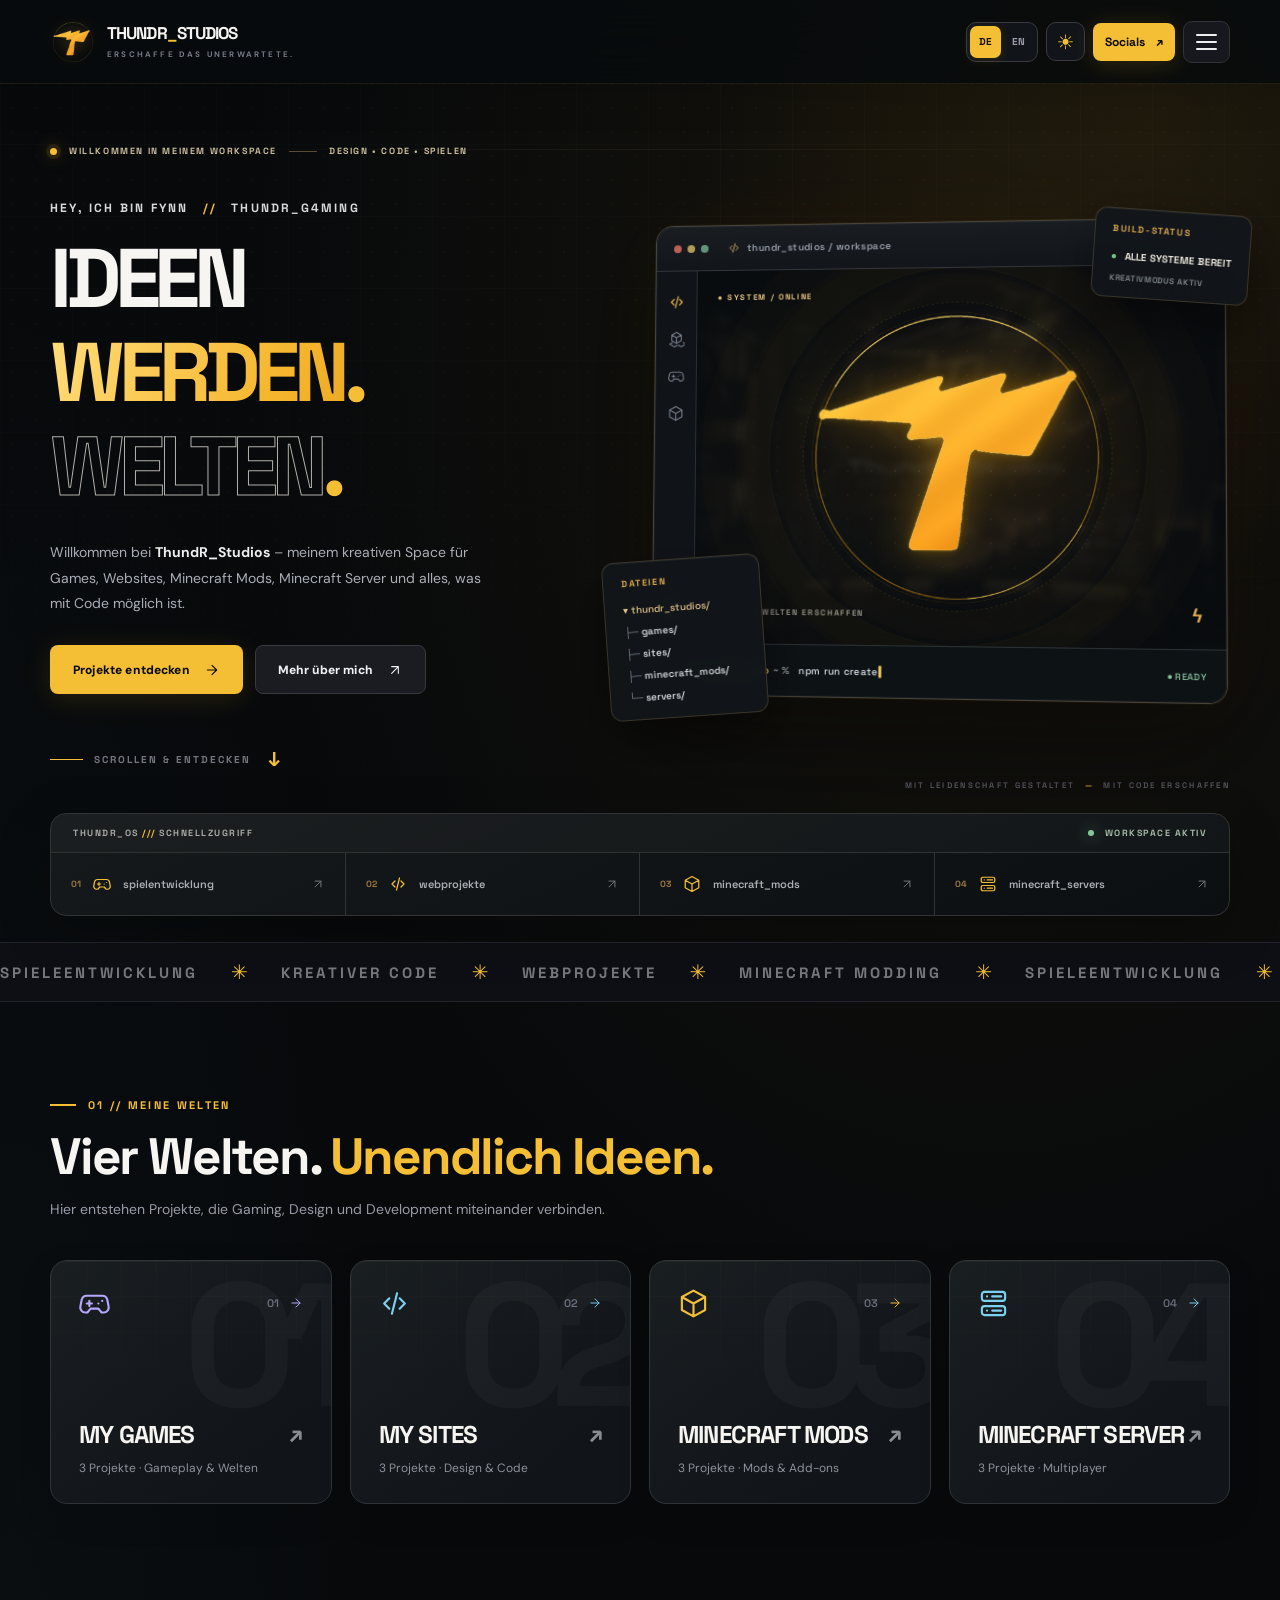
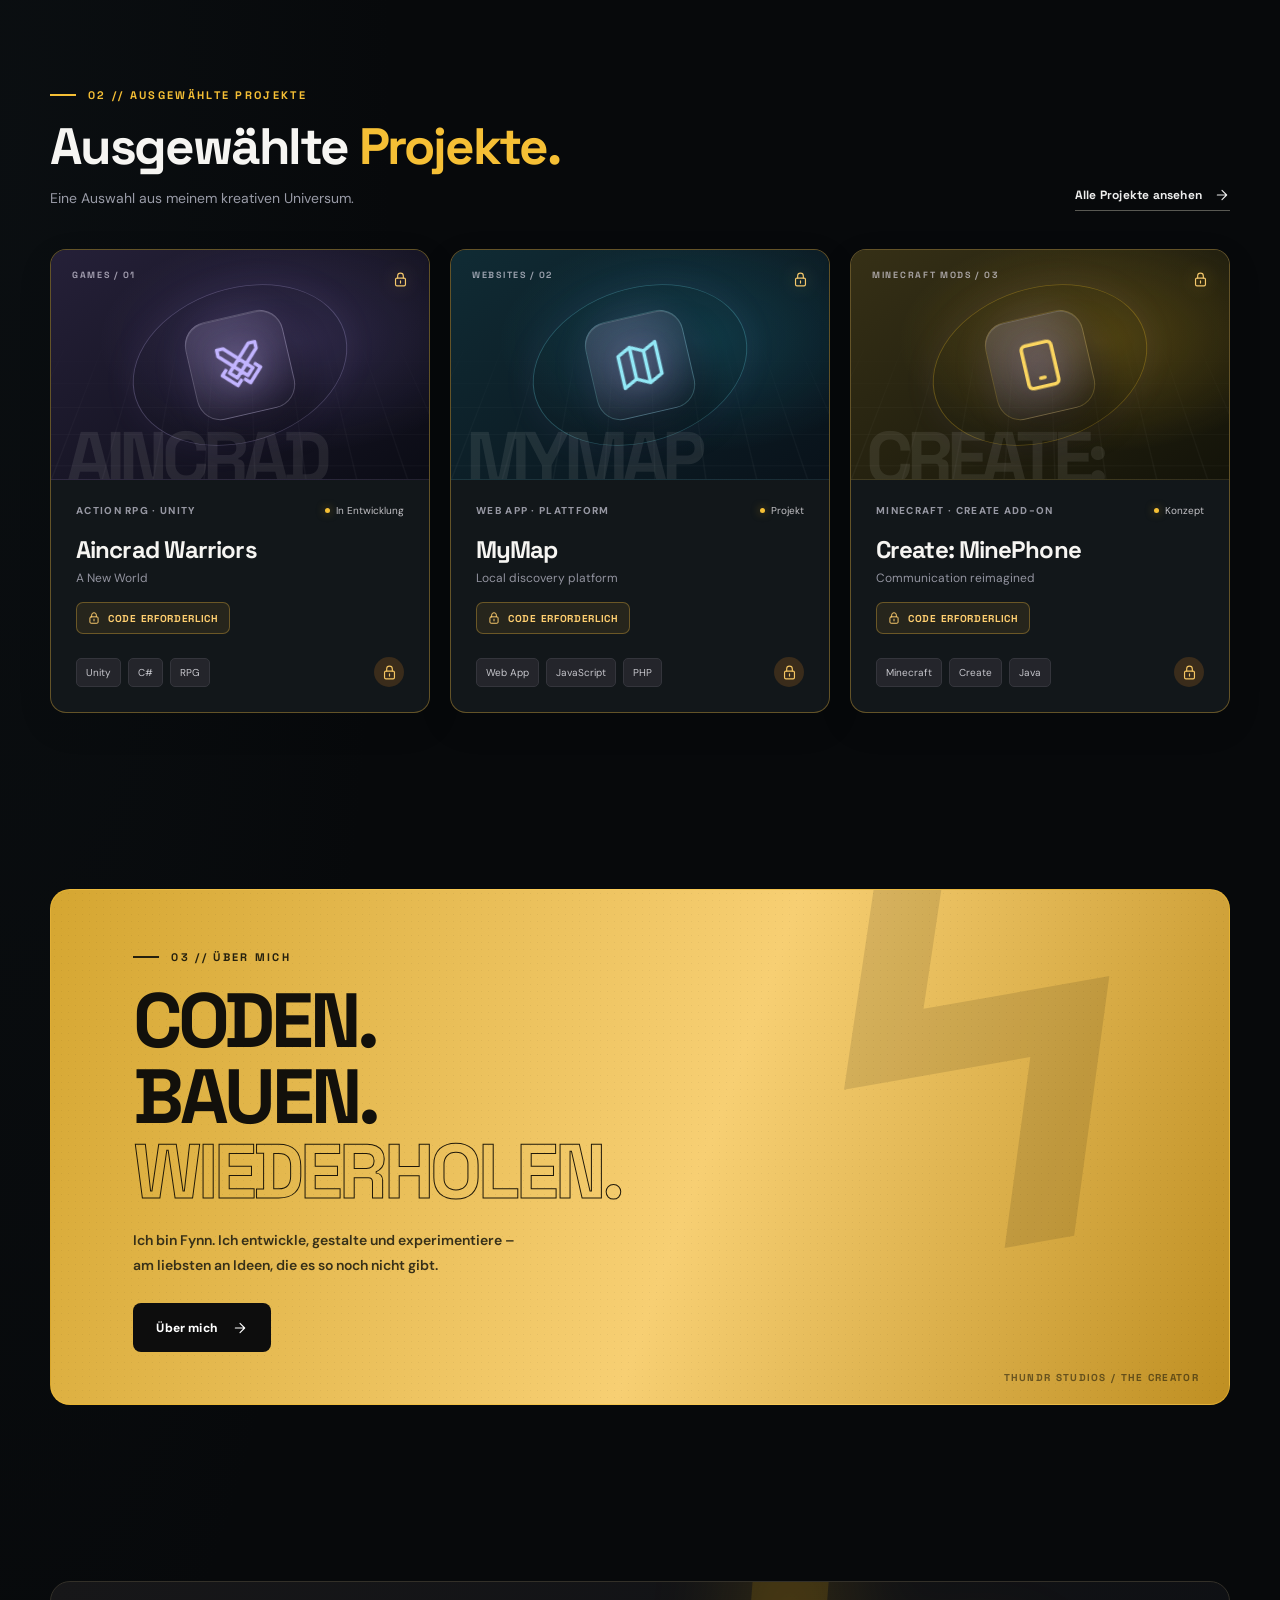
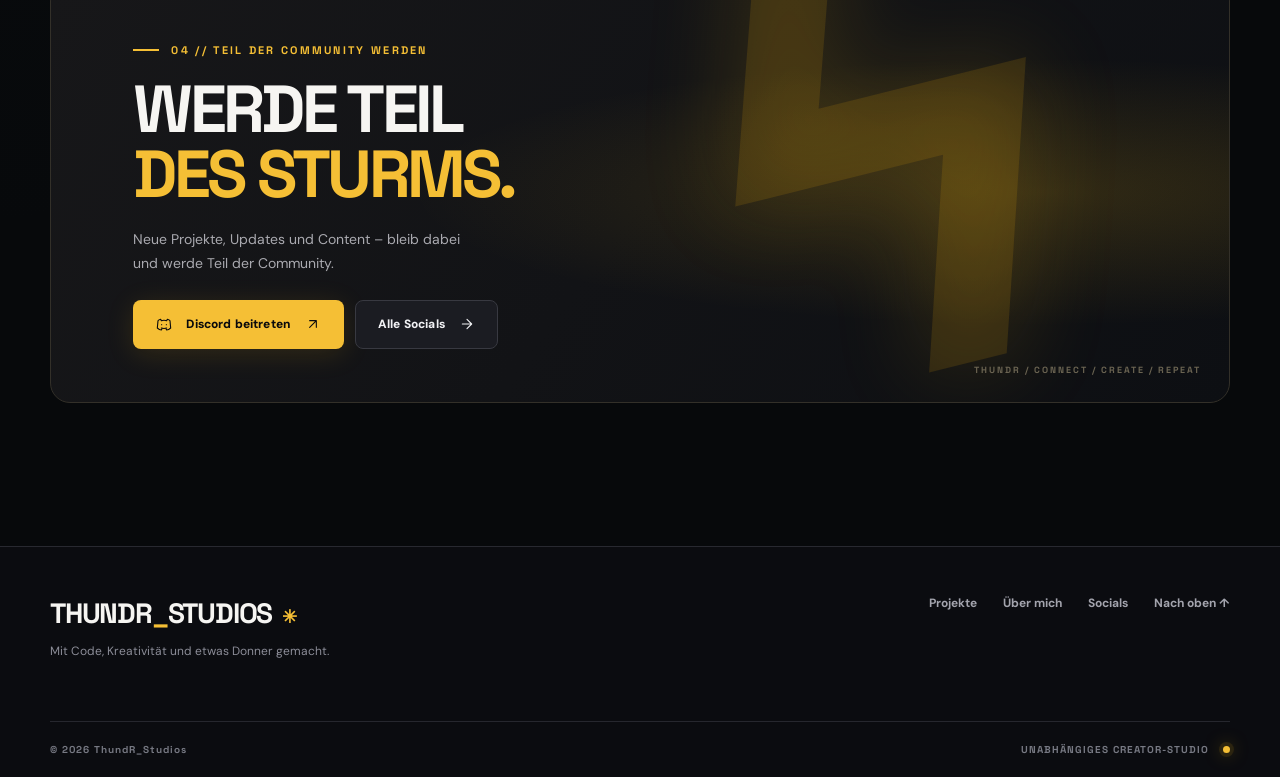
<file: index.html>
<!DOCTYPE html>
<html lang="de" data-theme="dark">
<head>
  <meta charset="UTF-8" />
  <meta name="viewport" content="width=device-width, initial-scale=1.0" />
  <meta name="theme-color" content="#08090d" />
  <meta name="description" content="ThundR_Studios – Games, Websites, Minecraft Mods, Minecraft Server und kreative Projekte von ThundR_G4ming." />
  <meta property="og:title" content="ThundR_Studios — Create Beyond Limits" />
  <meta property="og:description" content="Games. Websites. Mods. Server. Entdecke die Projekte hinter ThundR_Studios." />
  <meta property="og:type" content="website" />
  <meta property="og:image" content="assets/logo.png" />
  <link rel="icon" type="image/png" href="assets/favicon.png" />
  <link rel="preconnect" href="https://fonts.googleapis.com" />
  <link rel="preconnect" href="https://fonts.gstatic.com" crossorigin />
  <link href="https://fonts.googleapis.com/css2?family=DM+Sans:wght@400;500;600;700&family=Space+Grotesk:wght@400;500;600;700&display=swap" rel="stylesheet" />
  <script>try{const mode=localStorage.getItem('thundr-studios-theme-v6');if(mode==='light'||mode==='dark')document.documentElement.dataset.theme=mode}catch(e){}</script>
  <link rel="stylesheet" href="styles.css" />
  <link rel="stylesheet" href="themes.css" />
  <link rel="stylesheet" href="project-pages.css" />
  <script src="data.js" defer></script>
  <script src="i18n.js" defer></script>
  <script src="script.js" defer></script>
  <title>ThundR_Studios — Create Beyond Limits</title>
</head>
<body>
  <a class="skip-link" href="#app">Zum Inhalt springen</a>
  <div class="ambient" aria-hidden="true"><div class="ambient-grid"></div><div class="ambient-glow"></div></div>
  <div class="cursor-glow" aria-hidden="true"></div>

  <header class="site-header" id="site-header">
    <div class="header-inner container">
      <a class="brand" href="#/home" aria-label="ThundR Studios — Startseite">
        <span class="brand-image"><img src="assets/logo.png" alt="" /></span>
        <span class="brand-text">THUNDR<span>_</span>STUDIOS<small>BUILD THE UNEXPECTED.</small></span>
      </a>
      <nav class="desktop-nav" aria-label="Hauptnavigation">
        <a data-route="home" href="#/home">Willkommen</a>
        <a data-route="projects" href="#/projects">Projekte</a>
        <a data-route="games" href="#/games">My Games</a>
        <a data-route="websites" href="#/websites">My Sites</a>
        <a data-route="minecraft-mods" href="#/minecraft-mods">Minecraft Mods</a>
      <a data-route="minecraft-server" href="#/minecraft-server">Minecraft Server</a>
        <a data-route="about" href="#/about">Über mich</a>
      </nav>
      <div class="header-actions">
        <div class="display-preferences" aria-label="Sprache und Design" role="group">
          <div class="language-switch" role="group" aria-label="Sprache auswählen">
            <button type="button" class="language-option" data-set-lang="de" aria-label="Deutsch" aria-pressed="true">DE</button>
            <button type="button" class="language-option" data-set-lang="en" aria-label="English" aria-pressed="false">EN</button>
          </div>
          <button type="button" class="theme-toggle" id="theme-toggle" aria-label="Hellmodus aktivieren" title="Hellmodus aktivieren" aria-pressed="false"><span class="theme-icon" aria-hidden="true">☀</span></button>
        </div>
        <a href="#/socials" class="header-social" data-route="socials" aria-label="Social Media">Socials <span aria-hidden="true">↗</span></a>
        <button class="mobile-toggle" id="mobile-toggle" aria-label="Menü öffnen" aria-controls="mobile-nav" aria-expanded="false"><span></span><span></span><span></span></button>
      </div>
    </div>
    <nav class="mobile-nav" id="mobile-nav" aria-label="Mobile Navigation" hidden>
      <a data-route="home" href="#/home">Willkommen</a>
      <a data-route="projects" href="#/projects">Alle Projekte</a>
      <a data-route="games" href="#/games">My Games</a>
      <a data-route="websites" href="#/websites">My Sites</a>
      <a data-route="minecraft-mods" href="#/minecraft-mods">Minecraft Mods</a>
      <a data-route="minecraft-server" href="#/minecraft-server">Minecraft Server</a>
      <a data-route="about" href="#/about">Über mich</a>
      <a data-route="socials" href="#/socials">Socials / Community</a>
    </nav>
  </header>

  <main id="app" tabindex="-1"><div class="boot-loader"><span class="loader-symbol">ϟ</span> INITIALIZING STUDIO</div></main>

  <footer class="site-footer">
    <div class="container footer-inner">
      <div><div class="footer-brand">THUNDR<span>_</span>STUDIOS<span class="footer-star">✳</span></div><p>Made with code, creativity & a little thunder.</p></div>
      <div class="footer-links"><a href="#/projects">Projekte</a><a href="#/about">Über mich</a><a href="#/socials">Socials</a><a id="footer-top" href="#/home">Nach oben ↑</a></div>
    </div>
    <div class="container footer-bottom"><span>© <span id="footer-year"></span> ThundR_Studios</span><span>INDEPENDENT CREATOR STUDIO <span class="pulse-dot"></span></span></div>
  </footer>
  <dialog id="project-dialog" class="project-dialog" aria-labelledby="dialog-title"><div id="dialog-content"></div><button class="dialog-close" id="dialog-close" aria-label="Schließen">✕</button></dialog>
  <div class="toast" id="toast" role="status" aria-live="polite"></div>
</body>
</html>
</file>
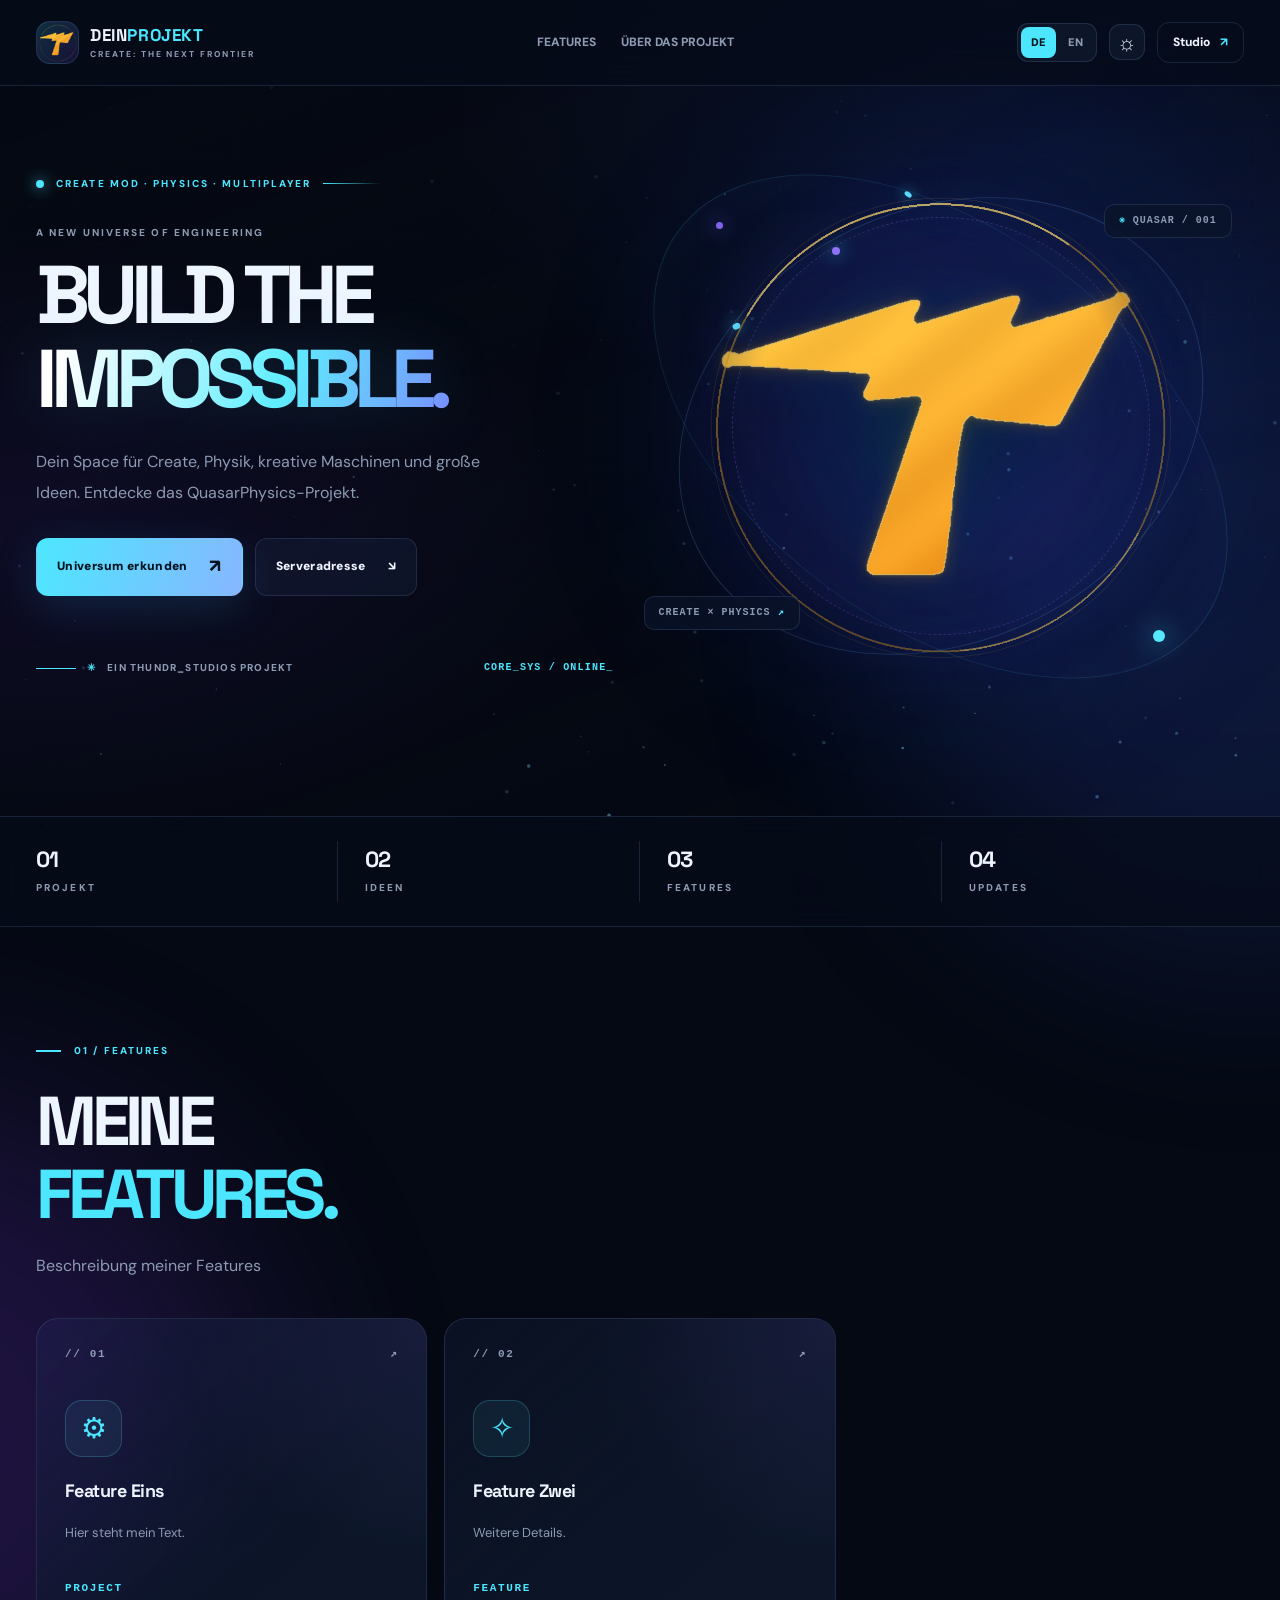
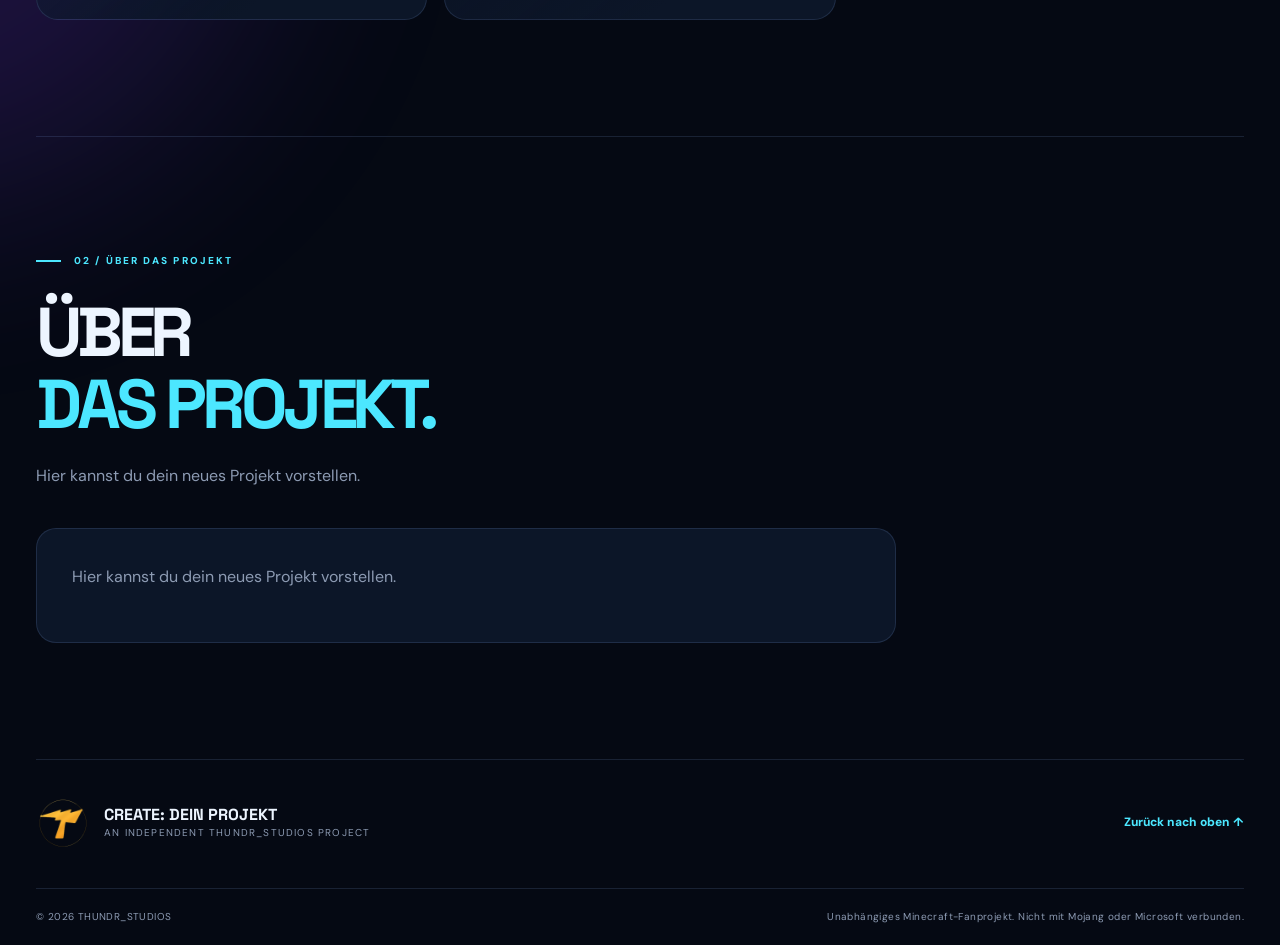
<file: projects/_vorlage/index.html>
<!doctype html>
<html lang="de" data-theme="dark">
<head>
  <meta charset="utf-8">
  <meta name="viewport" content="width=device-width, initial-scale=1">
  <meta name="theme-color" content="#070c1a">
  <meta name="description" content="Dein Projekt – ein Minecraft Create und Physics Community-Serverprojekt von ThundR_Studios.">
  <meta property="og:title" content="Dein Projekt · Explore the Impossible">
  <meta property="og:image" content="../../assets/logo.png">
  <link rel="icon" href="../../assets/logo.png" type="image/webp">
  <link rel="preconnect" href="https://fonts.googleapis.com">
  <link rel="preconnect" href="https://fonts.gstatic.com" crossorigin>
  <link href="https://fonts.googleapis.com/css2?family=DM+Sans:wght@400;500;600;700;800&family=Space+Grotesk:wght@400;500;600;700&display=swap" rel="stylesheet">
  <script>try{const v=localStorage.getItem('thundr-studios-theme-v6');if(v==='light'||v==='dark')document.documentElement.dataset.theme=v;}catch(_){}</script>
  <link rel="stylesheet" href="project_style.css">
  <script src="project_data.js" defer></script>
  <script src="project_script.js" defer></script>
  <title>Dein Projekt | ThundR_Studios</title>
</head>
<body>
  <a class="skip-link" href="#main" data-ui="skip">Zum Inhalt springen</a>
  <canvas id="starfield" aria-hidden="true"></canvas>
  <div class="space-grid" aria-hidden="true"></div>
  <div class="nebula nebula-one" aria-hidden="true"></div>
  <div class="nebula nebula-two" aria-hidden="true"></div>

  <header class="site-header" id="header">
    <div class="container header-layout">
      <a class="brand" href="#home" aria-label="QuasarPhysics Startseite">
        <span class="brand-mark"><img src="../../assets/logo.png" alt=""></span>
        <span class="brand-copy"><strong>DEIN<span>PROJEKT</span></strong><small>CREATE: THE NEXT FRONTIER</small></span>
      </a>
      <nav id="main-nav" class="main-nav" aria-label="Navigation"></nav>
      <div class="header-tools">
        <div class="locale-switch" role="group" aria-label="Language"><button data-lang="de" type="button">DE</button><button data-lang="en" type="button">EN</button></div>
        <button id="theme-toggle" type="button" class="round-button" aria-label="Light Mode" title="Light Mode">☼</button>
        <a href="../../index.html#/minecraft-server" class="studio-button"><span data-ui="studio">Studio</span><span aria-hidden="true">↗</span></a>
        <button type="button" id="menu-toggle" class="round-button menu-toggle" aria-controls="main-nav" aria-expanded="false" aria-label="Menü öffnen">☰</button>
      </div>
    </div>
  </header>

  <main id="main">
    <section class="hero container" id="home" aria-labelledby="hero-title">
      <div class="hero-text">
        <div class="hero-eyebrow"><span class="signal-dot"></span><span data-ui="eyebrow">CREATE MOD · PHYSICS · MULTIPLAYER</span><span class="eyebrow-trace"></span></div>
        <div class="hero-overline" data-ui="edition">A NEW UNIVERSE OF ENGINEERING</div>
        <h1 id="hero-title"><span data-ui="hero1">BUILD THE</span><span class="headline-gradient" data-ui="hero2">IMPOSSIBLE.</span></h1>
        <p class="hero-intro" data-ui="heroText">Dein Space für Create, Physik, kreative Maschinen und große Ideen. Entdecke das QuasarPhysics-Projekt.</p>
        <div class="hero-buttons">
          <a class="button button-primary" href="#features"><span data-ui="explore">Universum erkunden</span><span class="arrow-icon">↗</span></a>
          <a class="button button-outline" href="#connect"><span data-ui="connect">Serveradresse</span><span>↘</span></a>
        </div>
        <div class="hero-footer"><span class="hero-divider"></span><span class="mini-cross">✳</span> <span data-ui="by">A THUNDR_STUDIOS PROJECT</span><span class="hero-terminal">CORE_SYS / ONLINE<span class="cursor-block">_</span></span></div>
      </div>
      <div class="hero-visual" aria-label="QuasarPhysics Logo in einer animierten Weltraum-Orbitalszene">
        <div class="cosmos-halo"></div><div class="orbit orbit-one"></div><div class="orbit orbit-two"></div><div class="orbit orbit-three"></div>
        <div class="orbit-satellite satellite-one"></div><div class="orbit-satellite satellite-two"></div>
        <div class="logo-glow"></div><img src="../../assets/logo.png" class="hero-logo" alt="Dein Projekt Projektlogo" width="800" height="800">
        <div class="orbit-label label-top"><span>✳</span> QUASAR / 001</div>
        <div class="orbit-label label-bottom">CREATE × PHYSICS <span>↗</span></div>
      </div>
    </section>

    <div class="signal-band" aria-label="Projekt-Informationen"><div class="container signal-band-inner" id="highlights"></div></div>
    <div id="sections" class="sections" aria-live="off"></div>
  </main>

  <footer class="footer container">
    <div class="footer-main"><div class="footer-logo"><img src="../../assets/logo.png" alt=""><div><strong>CREATE: DEIN PROJEKT</strong><span>AN INDEPENDENT THUNDR_STUDIOS PROJECT</span></div></div><a href="#home" class="footer-up" data-ui="top">Zurück nach oben ↑</a></div>
    <div class="footer-bottom"><span>© <span id="year"></span> THUNDR_STUDIOS</span><span data-ui="disclaimer">Unabhängiges Minecraft-Fanprojekt. Nicht mit Mojang oder Microsoft verbunden.</span></div>
  </footer>
  <div class="toast" id="toast" role="status" aria-live="polite"></div>
</body>
</html>
</file>
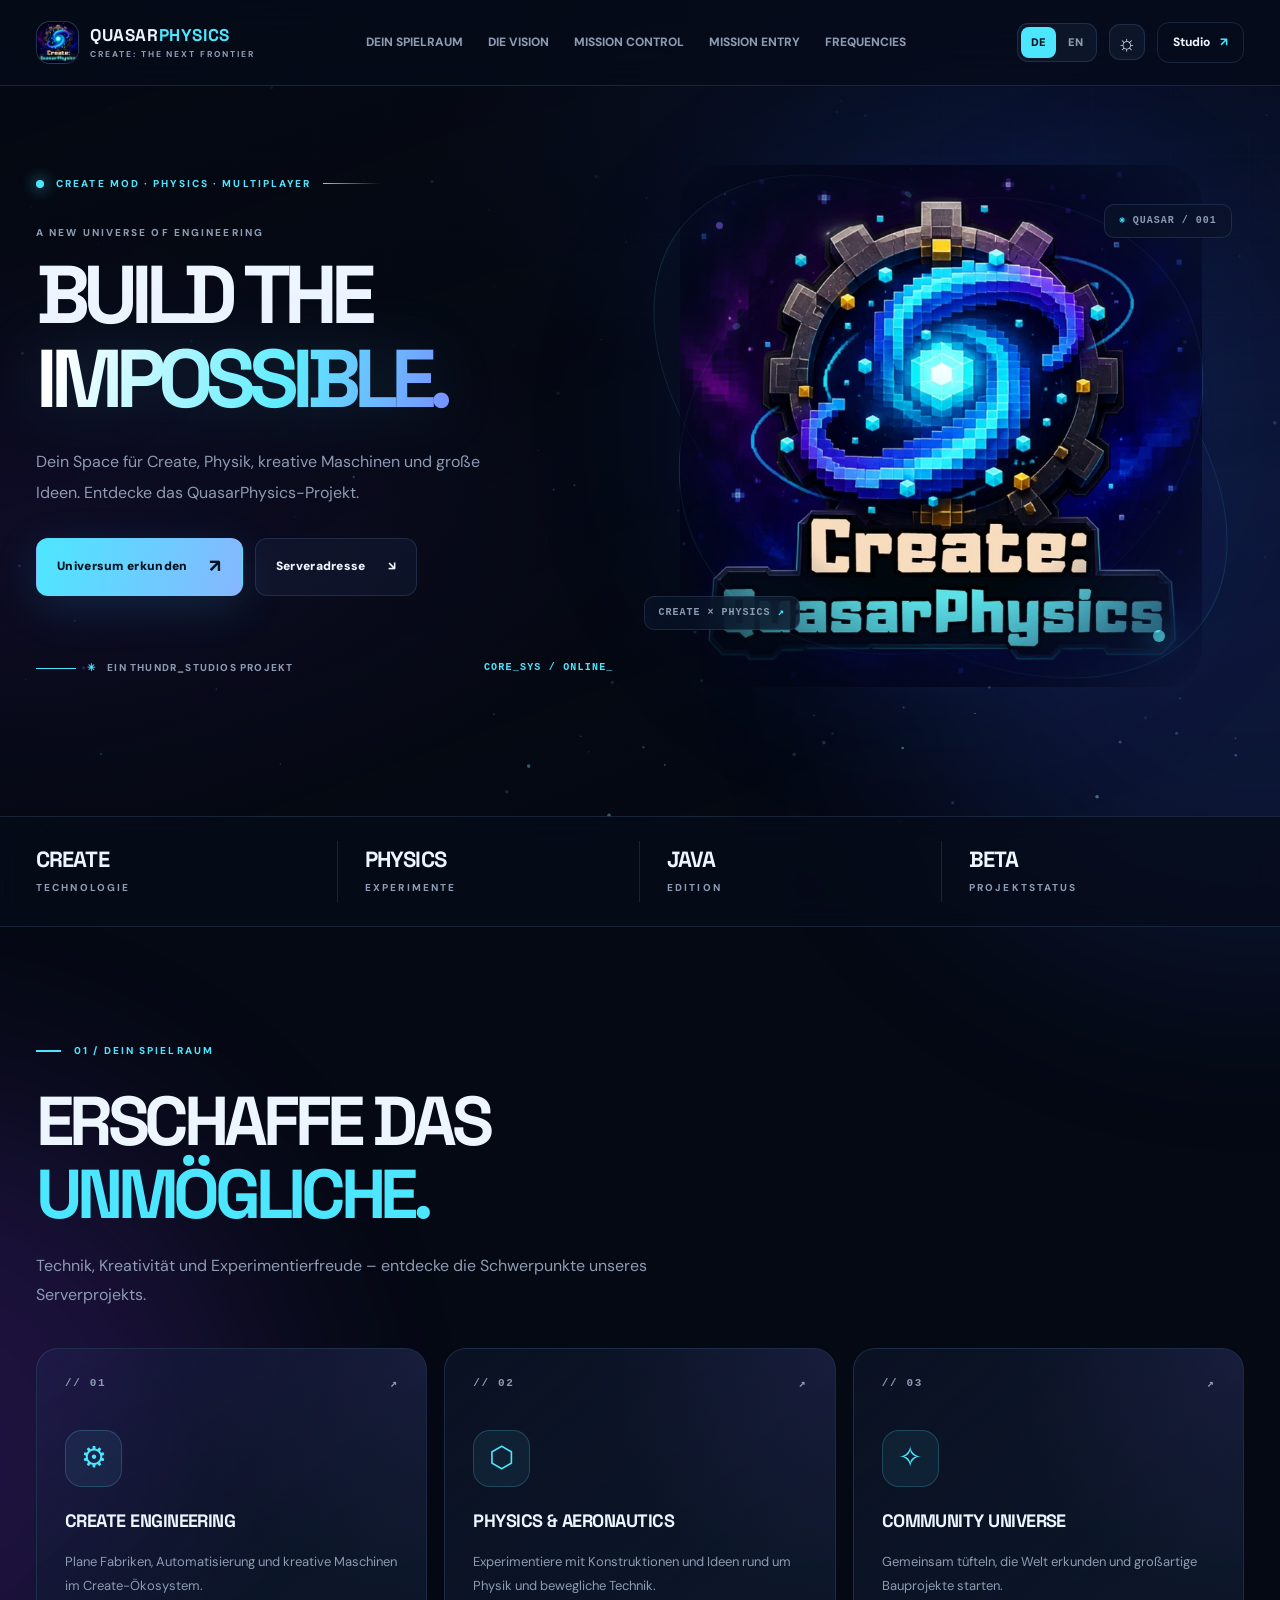
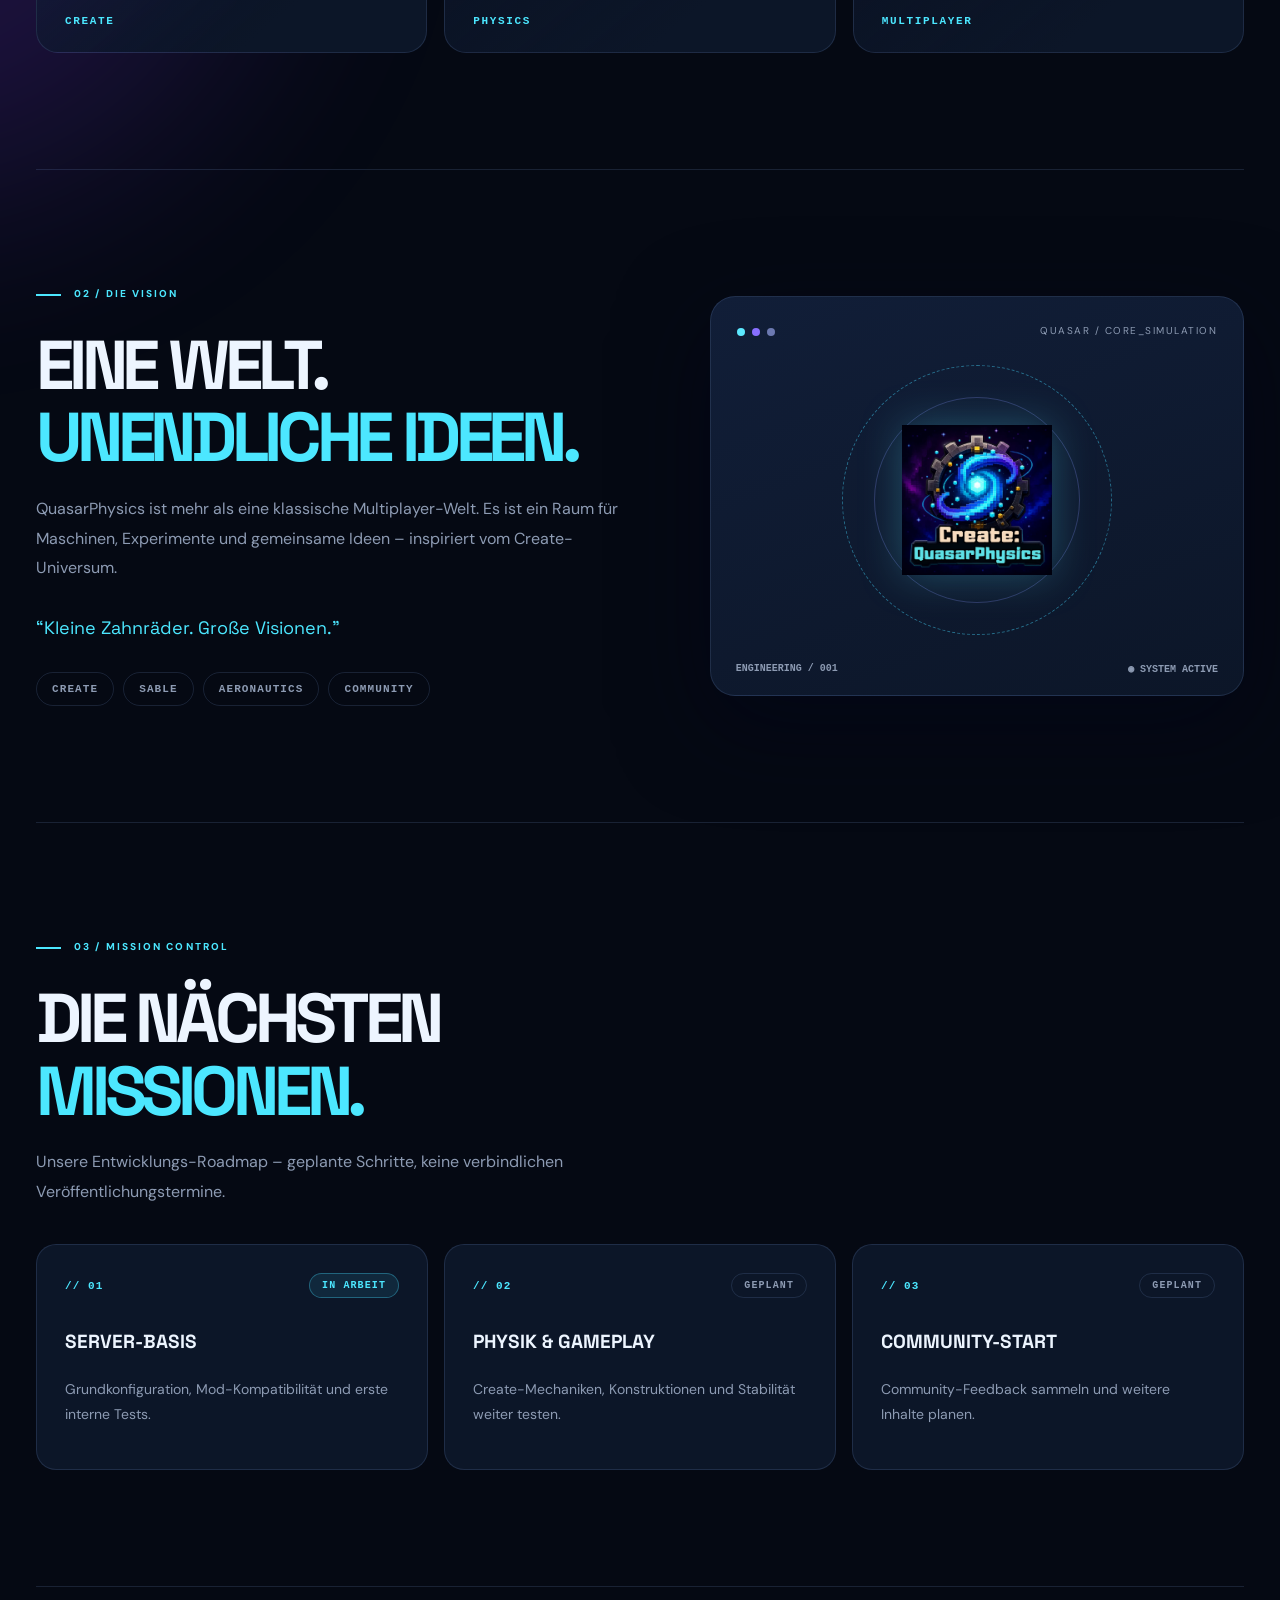
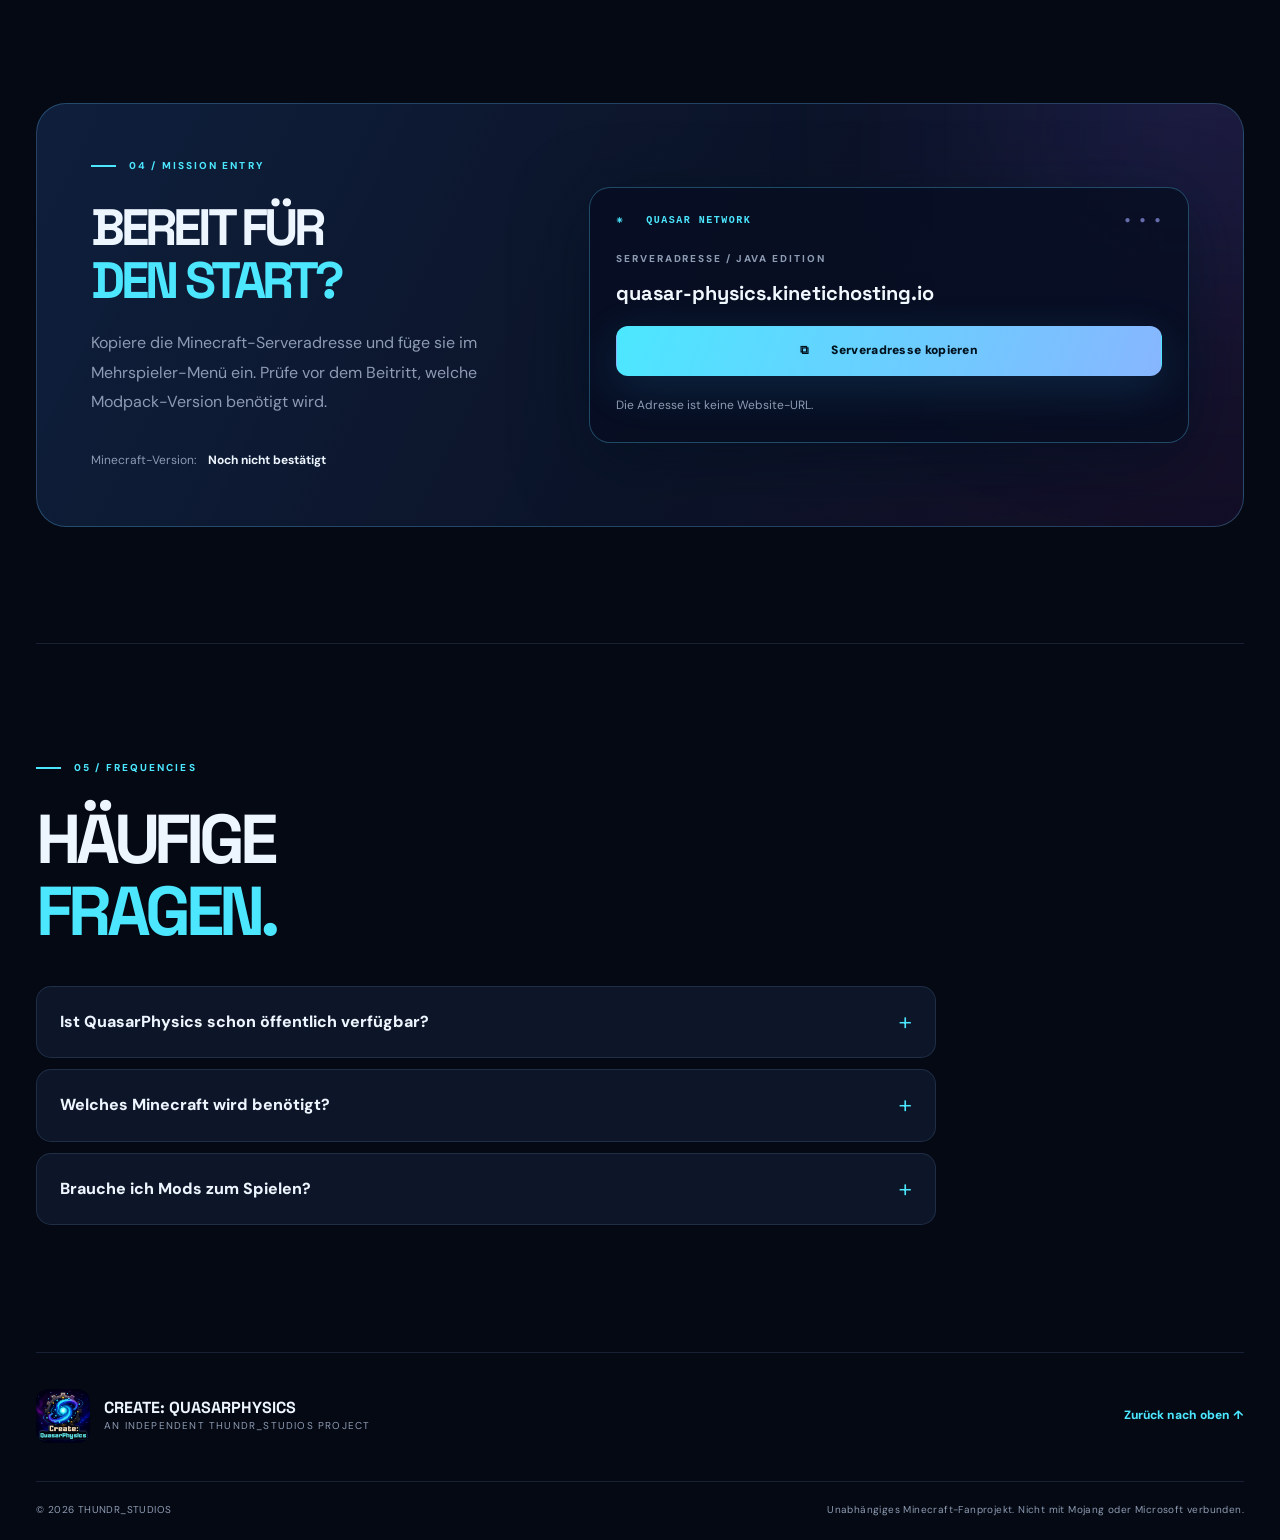
<file: projects/quasarphysics/index.html>
<!doctype html>
<html lang="de" data-theme="dark">
<head>
  <meta charset="utf-8">
  <meta name="viewport" content="width=device-width, initial-scale=1">
  <meta name="theme-color" content="#070c1a">
  <meta name="description" content="Create: QuasarPhysics – ein Minecraft Create und Physics Community-Serverprojekt von ThundR_Studios.">
  <meta property="og:title" content="Create: QuasarPhysics · Explore the Impossible">
  <meta property="og:image" content="../../assets/quasar-physics.webp">
  <link rel="icon" href="../../assets/quasar-physics.webp" type="image/webp">
  <link rel="preconnect" href="https://fonts.googleapis.com">
  <link rel="preconnect" href="https://fonts.gstatic.com" crossorigin>
  <link href="https://fonts.googleapis.com/css2?family=DM+Sans:wght@400;500;600;700;800&family=Space+Grotesk:wght@400;500;600;700&display=swap" rel="stylesheet">
  <script>try{const v=localStorage.getItem('thundr-studios-theme-v6');if(v==='light'||v==='dark')document.documentElement.dataset.theme=v;}catch(_){}</script>
  <link rel="stylesheet" href="quasarphysics_style.css">
  <script src="quasarphysics_data.js" defer></script>
  <script src="quasarphysics_script.js" defer></script>
  <title>Create: QuasarPhysics | ThundR_Studios</title>
</head>
<body>
  <a class="skip-link" href="#main" data-ui="skip">Zum Inhalt springen</a>
  <canvas id="starfield" aria-hidden="true"></canvas>
  <div class="space-grid" aria-hidden="true"></div>
  <div class="nebula nebula-one" aria-hidden="true"></div>
  <div class="nebula nebula-two" aria-hidden="true"></div>

  <header class="site-header" id="header">
    <div class="container header-layout">
      <a class="brand" href="#home" aria-label="QuasarPhysics Startseite">
        <span class="brand-mark"><img src="../../assets/quasar-physics.webp" alt=""></span>
        <span class="brand-copy"><strong>QUASAR<span>PHYSICS</span></strong><small>CREATE: THE NEXT FRONTIER</small></span>
      </a>
      <nav id="main-nav" class="main-nav" aria-label="Navigation"></nav>
      <div class="header-tools">
        <div class="locale-switch" role="group" aria-label="Language"><button data-lang="de" type="button">DE</button><button data-lang="en" type="button">EN</button></div>
        <button id="theme-toggle" type="button" class="round-button" aria-label="Light Mode" title="Light Mode">☼</button>
        <a href="../../index.html#/minecraft-server" class="studio-button"><span data-ui="studio">Studio</span><span aria-hidden="true">↗</span></a>
        <button type="button" id="menu-toggle" class="round-button menu-toggle" aria-controls="main-nav" aria-expanded="false" aria-label="Menü öffnen">☰</button>
      </div>
    </div>
  </header>

  <main id="main">
    <section class="hero container" id="home" aria-labelledby="hero-title">
      <div class="hero-text">
        <div class="hero-eyebrow"><span class="signal-dot"></span><span data-ui="eyebrow">CREATE MOD · PHYSICS · MULTIPLAYER</span><span class="eyebrow-trace"></span></div>
        <div class="hero-overline" data-ui="edition">A NEW UNIVERSE OF ENGINEERING</div>
        <h1 id="hero-title"><span data-ui="hero1">BUILD THE</span><span class="headline-gradient" data-ui="hero2">IMPOSSIBLE.</span></h1>
        <p class="hero-intro" data-ui="heroText">Dein Space für Create, Physik, kreative Maschinen und große Ideen. Entdecke das QuasarPhysics-Projekt.</p>
        <div class="hero-buttons">
          <a class="button button-primary" href="#features"><span data-ui="explore">Universum erkunden</span><span class="arrow-icon">↗</span></a>
          <a class="button button-outline" href="#connect"><span data-ui="connect">Serveradresse</span><span>↘</span></a>
        </div>
        <div class="hero-footer"><span class="hero-divider"></span><span class="mini-cross">✳</span> <span data-ui="by">A THUNDR_STUDIOS PROJECT</span><span class="hero-terminal">CORE_SYS / ONLINE<span class="cursor-block">_</span></span></div>
      </div>
      <div class="hero-visual" aria-label="QuasarPhysics Logo in einer animierten Weltraum-Orbitalszene">
        <div class="cosmos-halo"></div><div class="orbit orbit-one"></div><div class="orbit orbit-two"></div><div class="orbit orbit-three"></div>
        <div class="orbit-satellite satellite-one"></div><div class="orbit-satellite satellite-two"></div>
        <div class="logo-glow"></div><img src="../../assets/quasar-physics.webp" class="hero-logo" alt="Create: QuasarPhysics Projektlogo" width="800" height="800">
        <div class="orbit-label label-top"><span>✳</span> QUASAR / 001</div>
        <div class="orbit-label label-bottom">CREATE × PHYSICS <span>↗</span></div>
      </div>
    </section>

    <div class="signal-band" aria-label="Projekt-Informationen"><div class="container signal-band-inner" id="highlights"></div></div>
    <div id="sections" class="sections" aria-live="off"></div>
  </main>

  <footer class="footer container">
    <div class="footer-main"><div class="footer-logo"><img src="../../assets/quasar-physics.webp" alt=""><div><strong>CREATE: QUASARPHYSICS</strong><span>AN INDEPENDENT THUNDR_STUDIOS PROJECT</span></div></div><a href="#home" class="footer-up" data-ui="top">Zurück nach oben ↑</a></div>
    <div class="footer-bottom"><span>© <span id="year"></span> THUNDR_STUDIOS</span><span data-ui="disclaimer">Unabhängiges Minecraft-Fanprojekt. Nicht mit Mojang oder Microsoft verbunden.</span></div>
  </footer>
  <div class="toast" id="toast" role="status" aria-live="polite"></div>
</body>
</html>
</file>
<file: styles.css>
:root{color-scheme:dark;--bg:#08090d;--surface:#101116;--surface-soft:#15161d;--stroke:#282a32;--stroke-light:#383941;--text:#f6f5f2;--muted:#999ba7;--subtle:#646671;--gold:#f6bc17;--gold-deep:#d99500;--gold-bright:#ffe07b;--container:1380px;--header:84px;--radius:20px;--display:'Space Grotesk','Arial Black',sans-serif;--body:'DM Sans',system-ui,-apple-system,sans-serif}
*{box-sizing:border-box}html{scroll-behavior:smooth}body{margin:0;min-width:320px;overflow-x:hidden;color:var(--text);background:var(--bg);font-family:var(--body);-webkit-font-smoothing:antialiased}body.dialog-open{overflow:hidden}a{color:inherit;text-decoration:none}button,input{font:inherit}button{cursor:pointer}a,button,input{outline-offset:4px}a:focus-visible,button:focus-visible,input:focus-visible,[role="button"]:focus-visible{outline:2px solid var(--gold)}img{display:block;max-width:100%}::selection{background:var(--gold);color:#090909}.container{width:min(calc(100% - 100px),var(--container));margin-inline:auto}.sr-only{position:absolute;width:1px;height:1px;padding:0;margin:-1px;overflow:hidden;clip:rect(0,0,0,0);white-space:nowrap;border:0}.skip-link{position:fixed;top:10px;left:10px;z-index:100;background:var(--gold);color:#060606;padding:10px 20px;transform:translateY(-150%)}.skip-link:focus{transform:translateY(0)}
.ambient{position:fixed;inset:0;z-index:-2;pointer-events:none;overflow:hidden}.ambient-grid{position:absolute;inset:0;background-image:linear-gradient(to right,rgba(255,255,255,.016) 1px,transparent 1px),linear-gradient(to bottom,rgba(255,255,255,.016) 1px,transparent 1px);background-size:80px 80px;mask-image:linear-gradient(90deg,transparent 0%,#000 50%,transparent 100%)}.ambient-glow{position:absolute;top:-550px;right:-400px;width:1100px;height:1100px;background:radial-gradient(circle,rgba(207,144,0,.055),transparent 65%)}.cursor-glow{position:fixed;width:440px;height:440px;left:0;top:0;transform:translate(calc(var(--mx, -1000px) - 50%),calc(var(--my, -1000px) - 50%));background:radial-gradient(circle,rgba(255,184,21,.045),transparent 65%);z-index:-1;pointer-events:none}
.site-header{height:var(--header);border-bottom:1px solid rgba(255,255,255,.065);position:sticky;top:0;z-index:50;background:rgba(8,9,13,.77);backdrop-filter:blur(24px);-webkit-backdrop-filter:blur(24px)}.header-inner{height:100%;display:flex;align-items:center;justify-content:space-between;gap:24px}.brand{display:flex;align-items:center;gap:11px;min-width:218px}.brand-image{height:47px;width:47px;display:flex;align-items:center;justify-content:center}.brand-image img{height:47px;width:47px;object-fit:contain;filter:drop-shadow(0 0 9px rgba(255,186,0,.2))}.brand-text{font-family:var(--display);font-size:17px;font-weight:700;letter-spacing:-.9px;line-height:1}.brand-text>span{color:var(--gold)}.brand-text small{display:block;font-family:var(--body);font-size:8px;font-weight:700;color:#787987;letter-spacing:2.2px;margin-top:8px}.desktop-nav{display:flex;align-items:center;gap:4px;padding:5px;border:1px solid #24252d;border-radius:100px;background:rgba(24,24,31,.64)}.desktop-nav a{padding:12px 13px;border-radius:30px;font-size:12px;font-weight:700;color:#a5a5b0;white-space:nowrap;transition:.25s}.desktop-nav a:hover{color:#fff}.desktop-nav a.active{background:#292a31;color:var(--gold)}.header-actions{display:flex;align-items:center;gap:12px}.header-social{padding:12px 18px;background:var(--gold);font-family:var(--display);font-size:12px;font-weight:700;color:#090909;border-radius:8px;transition:.2s;white-space:nowrap}.header-social span{margin-left:8px}.header-social:hover{background:var(--gold-bright);transform:translateY(-2px)}.header-social.active{box-shadow:0 0 0 3px rgba(246,188,23,.2)}.mobile-toggle{display:none;flex-direction:column;gap:5px;background:#17181e;border:1px solid #303139;padding:12px;border-radius:9px}.mobile-toggle span{width:21px;height:2px;background:#eee;border-radius:2px}.mobile-nav{display:none}.mobile-nav[hidden]{display:none!important}
.boot-loader{min-height:70vh;display:flex;gap:15px;align-items:center;justify-content:center;font:700 11px var(--display);letter-spacing:3px;color:var(--gold)}.loader-symbol{font-size:34px;animation:pulse 1.5s ease-in-out infinite}
.icon{vertical-align:middle;flex-shrink:0}.eyebrow{display:inline-flex;align-items:center;gap:12px;color:var(--gold);font-size:11px;font-family:var(--display);font-weight:700;letter-spacing:2.3px;text-transform:uppercase}.eyebrow-line{height:2px;width:26px;background:var(--gold);display:inline-block}.section-space{padding-block:88px}.section-space-sm{padding-block:37px 98px}.section-head{display:flex;align-items:end;justify-content:space-between;gap:32px;margin-bottom:38px}.section-head h2{margin:18px 0 12px;font-family:var(--display);font-size:clamp(30px,4vw,52px);letter-spacing:-2.2px;line-height:1.06}.section-head h2 em{font-style:normal;color:var(--gold)}.section-head p{font-size:14px;line-height:1.8;color:var(--muted);margin:0;max-width:560px}.text-link{display:inline-flex;align-items:center;gap:12px;white-space:nowrap;font-family:var(--display);font-size:12px;font-weight:700;letter-spacing:.2px;color:#eee;padding-bottom:7px;border-bottom:1px solid #595953;transition:.25s}.text-link:hover{color:var(--gold);border-color:var(--gold)}.text-link svg{width:16px;height:16px}
.btn{min-height:49px;display:inline-flex;align-items:center;justify-content:center;gap:14px;padding:14px 22px;font-size:12px;font-weight:800;letter-spacing:.15px;border:1px solid transparent;border-radius:8px;white-space:nowrap;transition:transform .25s,background .25s,border .25s,box-shadow .25s}.btn .icon{width:16px;height:16px}.btn:hover{transform:translateY(-3px)}.btn-primary{background:var(--gold);color:#0a0a0c;box-shadow:0 5px 28px rgba(255,186,12,.13)}.btn-primary:hover{background:#ffd65b;box-shadow:0 7px 35px rgba(255,186,12,.25)}.btn-ghost{background:#1b1c22;border-color:#383941;color:#f1f1f4}.btn-ghost:hover{border-color:#979595;background:#252630}.btn-light{background:#0d0d0d;color:white}.btn-light:hover{background:#2b2b2b}
.home-hero{position:relative;min-height:690px;display:grid;grid-template-columns:54% 46%;align-items:center;padding-top:58px;padding-bottom:74px}.hero-copy{z-index:3;position:relative}.hero-hello{display:flex;align-items:center;gap:12px;font-family:var(--display);font-size:9px;letter-spacing:1.6px;font-weight:700;color:#a6a5a9;white-space:nowrap;margin-bottom:48px}.hero-live-dot,.pulse-dot{display:inline-block;width:7px;height:7px;border-radius:50%;background:var(--gold);box-shadow:0 0 0 4px rgba(246,188,23,.1),0 0 17px rgba(246,188,23,.65);animation:pulse 3.2s infinite}.hello-rule{width:28px;height:1px;background:#55565c}.hero-kicker{font-family:var(--display);color:#d1d1d3;font-size:12px;letter-spacing:1.9px;font-weight:700;margin-bottom:23px}.kicker-line{color:var(--gold);padding:0 9px}.home-hero h1{font-family:var(--display);font-size:clamp(68px,7.7vw,115px);font-weight:700;line-height:.89;letter-spacing:-8px;margin:0;position:relative;z-index:3}.home-hero h1>span{display:block}.hero-line2{color:var(--gold);margin-top:14px}.hero-outline{color:transparent;-webkit-text-stroke:1px rgba(252,250,243,.8);margin-top:14px}.hero-period{-webkit-text-stroke:0;color:var(--gold)}.hero-description{max-width:472px;margin:33px 0 28px;font-size:14px;line-height:1.85;color:#aaaab4}.hero-description strong{color:#eee;font-weight:700}.hero-buttons{display:flex;align-items:center;gap:12px;flex-wrap:wrap}.hero-minor{display:flex;align-items:center;gap:11px;margin-top:65px;color:#74757e;font:700 10px var(--display);letter-spacing:2px}.minor-line{width:33px;height:1px;background:var(--gold)}.scroll-mark{font-size:20px;color:var(--gold);animation:scrollY 2s ease-in-out infinite;margin-left:6px}.hero-visual{position:relative;height:565px;min-width:0;display:flex;align-items:center;justify-content:center;isolation:isolate}.hero-visual-glow{position:absolute;inset:8%;border-radius:50%;background:radial-gradient(circle,rgba(245,173,0,.1),rgba(245,173,0,.03) 39%,transparent 72%);filter:blur(24px)}.orbit{position:absolute;border:1px solid rgba(228,179,38,.11);border-radius:50%;width:92%;aspect-ratio:1;max-height:99%}.orbit-1{animation:orbitSpin 35s linear infinite}.orbit-1:before{content:'';width:7px;height:7px;position:absolute;left:14%;top:14%;border-radius:50%;background:var(--gold);box-shadow:0 0 25px var(--gold)}.orbit-2{width:76%;border-style:dashed;border-color:rgba(222,166,12,.15);animation:orbitSpin 60s linear infinite reverse}.orbit-3{width:109%;border-color:rgba(255,255,255,.07)}.logo-stage{width:clamp(285px,33vw,460px);height:clamp(285px,33vw,460px);position:relative;display:flex;align-items:center;justify-content:center;animation:float 7s ease-in-out infinite}.logo-backdrop{position:absolute;inset:7%;border-radius:50%;background:radial-gradient(circle,#1e190a 0%,#08090d 60%);box-shadow:0 0 100px rgba(246,188,23,.085)}.hero-logo{position:relative;width:100%;filter:drop-shadow(0 0 26px rgba(252,186,5,.33)) saturate(1.15);transform:rotate(-7deg)}.visual-chip{position:absolute;z-index:5;font:700 9px var(--display);letter-spacing:1.3px;display:flex;align-items:center;gap:12px;color:#babac2;background:rgba(21,22,26,.88);border:1px solid #363139;padding:12px 15px;border-radius:8px;backdrop-filter:blur(10px)}.visual-chip-top{top:68px;left:0}.visual-chip-top>span:last-child{color:var(--gold);font-size:14px}.small-circle{width:7px;height:7px;background:var(--gold);border-radius:50%;box-shadow:0 0 13px var(--gold)}.visual-chip-bottom{bottom:62px;right:-3px}.visual-chip-bottom>span:first-child{font-size:22px;color:var(--gold)}.chip-small{font-size:9px;color:var(--gold)}.visual-crosshair{position:absolute;color:#555560;font-size:24px;font-weight:300}.crosshair-one{right:25px;top:80px}.crosshair-two{bottom:72px;left:55px}.visual-coordinate{position:absolute;bottom:6px;left:35px;color:#62636d;font:700 9px var(--display);letter-spacing:2px}.visual-coordinate span{color:var(--gold);padding:0 6px}.hero-scroll-label{position:absolute;right:0;bottom:20px;color:#5d5e68;font:600 8px var(--display);letter-spacing:2.3px}.hero-scroll-label>span{color:var(--gold);padding:0 5px}
.ticker{height:60px;overflow:hidden;border-top:1px solid #24242b;border-bottom:1px solid #24242b;background:#0e0f14;display:flex;align-items:center;transform:rotate(-1deg);width:102%;margin-left:-1%}.ticker-track{display:flex;align-items:center;gap:33px;min-width:max-content;white-space:nowrap;animation:tickerScroll 42s linear infinite}.ticker-track span{font:700 15px var(--display);letter-spacing:3px;color:#77777e}.ticker-track i{font-size:20px;font-style:normal;color:var(--gold)}
.category-grid{display:grid;grid-template-columns:repeat(3,minmax(0,1fr));gap:18px}.category-tile{height:244px;padding:27px 28px;border:1px solid #2a2b33;background:linear-gradient(150deg,#171820,#101116);border-radius:var(--radius);display:flex;flex-direction:column;overflow:hidden;position:relative;transition:border-color .25s,transform .25s,box-shadow .25s}.category-tile:before,.project-card:before,.social-card:before{content:'';position:absolute;pointer-events:none;z-index:1;inset:0;background:radial-gradient(390px circle at var(--px,50%) var(--py,45%),rgba(255,255,255,.07),transparent 60%);opacity:0;transition:opacity .3s}.category-tile:hover:before,.project-card:hover:before,.social-card:hover:before{opacity:1}.category-tile:hover{transform:translateY(-5px);border-color:#656164;box-shadow:0 22px 58px rgba(0,0,0,.16)}.cat-top{display:flex;justify-content:space-between;align-items:center;font:600 11px var(--display);color:#6b6c78}.cat-top svg{width:31px;height:31px;color:var(--gold)}.category-purple .cat-top svg{color:#b6a6ff}.category-blue .cat-top svg{color:#7cd1f1}.category-amber .cat-top svg{color:var(--gold)}.cat-label{z-index:2;font:700 29px var(--display);letter-spacing:-1px;margin-top:auto;display:flex;align-items:center;justify-content:space-between}.cat-arrow{font-size:23px;color:#8c8c94;transition:.3s}.category-tile:hover .cat-arrow{color:var(--gold);transform:translate(4px,-4px)}.cat-sub{z-index:2;color:#90909c;font-size:12px;margin-top:10px}.cat-giant{position:absolute;right:-4px;top:-3px;font:700 175px var(--display);letter-spacing:-20px;line-height:1;opacity:.032;pointer-events:none}
.project-grid{display:grid;grid-template-columns:repeat(3,minmax(0,1fr));gap:20px}.project-card{position:relative;isolation:isolate;display:flex;flex-direction:column;border:1px solid #303139;border-radius:16px;overflow:hidden;background:#14151b;transition:transform .3s,border-color .3s,box-shadow .3s;cursor:pointer}.project-card:hover{transform:translateY(-7px);border-color:#5b5655;box-shadow:0 24px 55px rgba(0,0,0,.3)}.project-card:focus-visible{outline-offset:3px}.project-cover{height:230px;position:relative;display:flex;align-items:center;justify-content:center;overflow:hidden;background:radial-gradient(ellipse at 65% 40%,rgba(169,142,255,.16),transparent 57%),linear-gradient(145deg,#252038,#0b0c15);border-bottom:1px solid rgba(255,255,255,.05)}.cover-grid{position:absolute;inset:-40%;background-image:linear-gradient(to right,rgba(255,255,255,.06) 1px,transparent 1px),linear-gradient(to bottom,rgba(255,255,255,.06) 1px,transparent 1px);background-size:39px 39px;transform:perspective(600px) rotateX(58deg) translateY(20%);mask-image:linear-gradient(0deg,#000,transparent 80%)}.cover-halo{position:absolute;width:160px;height:160px;border-radius:50%;background:radial-gradient(circle,rgba(186,158,255,.23),transparent 66%);filter:blur(10px)}.cover-orbit{position:absolute;width:220px;height:220px;border:1px solid rgba(207,191,255,.25);border-radius:50%;box-shadow:0 0 42px rgba(181,145,255,.07);transform:rotate(-18deg) scaleY(.7);transition:transform .6s}.project-card:hover .cover-orbit{transform:rotate(20deg) scaleY(.75) scale(1.09)}.cover-icon{z-index:1;width:100px;height:100px;border:1px solid rgba(235,223,255,.24);border-radius:24px;display:grid;place-items:center;transform:rotate(-13deg);background:linear-gradient(155deg,rgba(222,210,255,.16),rgba(0,0,0,.23));box-shadow:13px 22px 30px rgba(0,0,0,.27),inset 0 1px 0 rgba(255,255,255,.13);transition:transform .4s}.project-card:hover .cover-icon{transform:rotate(-4deg) translateY(-6px)}.cover-icon svg{width:52px;height:52px;color:#c2b4ff;filter:drop-shadow(0 0 14px rgba(214,198,255,.3))}.cover-word{position:absolute;bottom:-25px;left:15px;font:700 73px var(--display);letter-spacing:-6px;white-space:nowrap;opacity:.085}.cover-mini-label{position:absolute;top:19px;left:21px;color:rgba(245,240,255,.6);font:700 9px var(--display);letter-spacing:1.7px}.cover-corner{position:absolute;top:17px;right:20px;color:#a4a2ac}.cover-corner svg{width:17px;height:17px}.theme-cyan .project-cover,.dialog-cover.theme-cyan{background:radial-gradient(ellipse at 65% 40%,rgba(39,198,233,.17),transparent 57%),linear-gradient(145deg,#102b34,#09121a)}.theme-cyan .cover-orbit{border-color:rgba(111,221,238,.27)}.theme-cyan .cover-icon{border-color:rgba(157,248,255,.22)}.theme-cyan .cover-icon svg{color:#92e8f6}.theme-ember .project-cover,.dialog-cover.theme-ember{background:radial-gradient(ellipse at 65% 40%,rgba(247,134,38,.22),transparent 57%),linear-gradient(145deg,#392111,#151010)}.theme-ember .cover-orbit{border-color:rgba(255,155,71,.28)}.theme-ember .cover-icon{border-color:rgba(255,189,110,.23)}.theme-ember .cover-icon svg{color:#ffc17a}.theme-gold .project-cover,.dialog-cover.theme-gold{background:radial-gradient(ellipse at 65% 40%,rgba(248,195,31,.22),transparent 57%),linear-gradient(145deg,#363016,#131309)}.theme-gold .cover-orbit{border-color:rgba(248,197,46,.28)}.theme-gold .cover-icon{border-color:rgba(254,214,79,.2)}.theme-gold .cover-icon svg{color:#fbd660}.project-info{padding:24px 25px 25px;flex:1;display:flex;flex-direction:column}.project-line{display:flex;align-items:center;justify-content:space-between;gap:8px}.project-type{font-size:10px;letter-spacing:1.3px;color:#9798a3;text-transform:uppercase;font-weight:800}.project-status{display:flex;align-items:center;gap:6px;font-size:10px;color:#c3c2c6;white-space:nowrap}.status-dot{width:5px;height:5px;border-radius:50%;background:var(--gold);box-shadow:0 0 8px rgba(246,188,23,.5)}.project-info h3{font-family:var(--display);font-size:24px;line-height:1.13;letter-spacing:-.9px;margin:19px 0 7px}.project-subtitle{margin:0;color:#92939f;font-size:12px}.project-bottom{display:flex;align-items:center;justify-content:space-between;gap:10px;margin-top:23px}.tag-list{display:flex;flex-wrap:wrap;gap:7px}.tag-list>span{padding:7px 9px;background:#24252b;border:1px solid #34353c;border-radius:5px;color:#c6c6cc;font-size:10px;white-space:nowrap}.card-circle{display:grid;place-items:center;min-width:30px;width:30px;height:30px;border-radius:50%;background:#292a32;transition:.2s}.card-circle svg{width:17px;height:17px}.project-card:hover .card-circle{background:var(--gold);color:#08080b;transform:rotate(-35deg)}
.about-banner{position:relative;overflow:hidden;min-height:423px;display:flex;align-items:center;background:linear-gradient(105deg,#edb31a,#e4a000 60%,#a97500);border:1px solid rgba(255,197,50,.4);border-radius:20px;color:#12100b}.banner-noise{position:absolute;inset:0;background-image:radial-gradient(rgba(0,0,0,.1) .7px,transparent .7px);background-size:7px 7px;opacity:.5}.banner-copy{z-index:1;padding:52px 7%;max-width:630px}.banner-copy .eyebrow{color:#25200d}.banner-copy .eyebrow-line{background:#25200d}.banner-copy h2{font:700 clamp(46px,6vw,80px)/.98 var(--display);letter-spacing:-4px;margin:19px 0}.banner-copy h2 span{-webkit-text-stroke:1px #1f1809;color:transparent}.banner-copy p{font-size:14px;max-width:400px;line-height:1.8;margin:0 0 25px;color:#373018;font-weight:600}.banner-watermark{position:absolute;right:7%;top:-87px;font:700 530px var(--display);color:rgba(0,0,0,.11);transform:rotate(-10deg);line-height:1}.banner-footnote{position:absolute;bottom:20px;right:30px;font:700 10px var(--display);letter-spacing:1.3px;color:rgba(17,17,8,.55)}
.community-box{min-height:383px;position:relative;overflow:hidden;border:1px solid #333029;border-radius:20px;background:radial-gradient(ellipse at 84% 50%,rgba(246,188,23,.15),transparent 45%),linear-gradient(125deg,#171719,#0d0f13)}.community-content{position:relative;z-index:2;padding:53px 7%}.community-content h2{font:700 clamp(41px,5.2vw,72px)/.97 var(--display);letter-spacing:-3.7px;margin:20px 0}.community-content h2 span{color:var(--gold)}.community-content p{font-size:14px;color:#aaaab0;max-width:350px;line-height:1.75;margin:0 0 24px}.community-actions{display:flex;gap:11px;flex-wrap:wrap}.community-bolt{position:absolute;right:13%;top:-110px;font:700 600px var(--display);line-height:1;color:rgba(242,174,12,.13);transform:rotate(-14deg);text-shadow:0 0 100px rgba(246,188,23,.19)}.community-decoration{position:absolute;bottom:26px;right:28px;color:#6b6452;font:700 9px var(--display);letter-spacing:2px}
.page-hero{padding-top:90px;padding-bottom:45px;position:relative;border-bottom:1px solid #24252c}.page-hero-grid{display:flex;align-items:center;justify-content:space-between;gap:16px;margin-top:29px}.page-hero h1{font:700 clamp(55px,7.6vw,108px)/.93 var(--display);letter-spacing:-6px;margin:0}.page-hero h1>span{color:var(--gold)}.page-hero p{color:#9a9ca8;max-width:635px;font-size:14px;line-height:1.8;margin:26px 0 0}.page-hero-index{font:700 clamp(140px,25vw,290px)/1 var(--display);color:rgba(246,188,23,.08);transform:rotate(-14deg);text-shadow:0 0 100px rgba(246,188,23,.03);pointer-events:none}
.archive-tools{display:flex;align-items:center;justify-content:space-between;gap:20px;flex-wrap:wrap;margin-bottom:22px}.filter-tabs{display:flex;flex-wrap:wrap;gap:6px;background:#111217;border:1px solid #2a2a32;padding:5px;border-radius:10px}.filter-btn{border:0;border-radius:7px;padding:12px 17px;color:#9fa0ab;background:transparent;font-size:12px;font-weight:700;transition:.25s}.filter-btn:hover{background:#22232b;color:#fff}.filter-btn.selected{background:var(--gold);color:#080808}.search-box{height:47px;min-width:240px;display:flex;align-items:center;gap:12px;background:#121318;border:1px solid #2c2d35;border-radius:9px;padding:0 15px;color:#8f909b;transition:.2s}.search-box:focus-within{border-color:var(--gold)}.search-box .icon{width:17px;height:17px}.search-box input{border:0;outline:0;background:none;color:#fff;width:100%;font-size:12px}.search-box input::placeholder{color:#81828c}.archive-count{font:700 10px var(--display);letter-spacing:1.6px;color:#747680;margin-bottom:22px;display:flex;align-items:center;gap:13px}.archive-count span{color:var(--gold)}.archive-grid{row-gap:24px}.empty-state{grid-column:1/-1;padding:85px 25px;text-align:center;border:1px dashed #33343c;border-radius:14px;background:#111218}.empty-state>.icon{width:40px;height:40px;color:var(--gold)}.empty-state h3{font:700 24px var(--display)}.empty-state p{color:var(--muted);font-size:13px;margin-bottom:25px}
.social-grid{display:grid;grid-template-columns:repeat(4,minmax(0,1fr));gap:16px}.social-card{position:relative;min-height:350px;text-align:left;display:flex;flex-direction:column;align-items:flex-start;overflow:hidden;padding:26px;border:1px solid #34343e;background:linear-gradient(145deg,#171820,#111217);border-radius:15px;color:#fff;transition:transform .3s,border .3s,box-shadow .3s}.social-card:hover{transform:translateY(-6px);border-color:#6b6572;box-shadow:0 20px 45px rgba(0,0,0,.25)}.social-label{font:700 9px var(--display);letter-spacing:2px;color:#777a88}.social-big-icon{display:grid;place-items:center;width:67px;height:67px;border-radius:16px;background:#24202e;margin-top:35px;margin-bottom:21px}.social-big-icon svg{width:32px;height:32px;color:#b695ff}.social-card strong{font:700 27px var(--display);letter-spacing:-1px}.social-subtitle{font:700 10px var(--display);letter-spacing:1.4px;color:#b5b2c7;margin-top:9px}.social-card p{font-size:12px;line-height:1.65;color:#9999a4;margin:15px 0 26px}.social-open{margin-top:auto;display:flex;gap:9px;align-items:center;color:#ddd;font:700 10px var(--display);letter-spacing:1px}.social-open svg{width:16px;height:16px}.social-twitch .social-big-icon{background:#272035}.social-youtube .social-big-icon{background:#2c1c21}.social-youtube .social-big-icon svg{color:#ff6676}.social-tiktok .social-big-icon{background:#1b2f32}.social-tiktok .social-big-icon svg{color:#7ae2e9}.social-discord .social-big-icon{background:#252646}.social-discord .social-big-icon svg{color:#98a6ff}.social-note{display:flex;align-items:center;gap:11px;border-top:1px solid #2b2c34;padding-top:25px;margin-top:35px;font-size:12px;color:#92939e}.social-note strong{color:#ddd}
.about-layout{display:grid;grid-template-columns:41% 1fr;gap:8%;align-items:center}.about-profile{height:450px;border:1px solid #3c3628;background:radial-gradient(circle at center,rgba(246,188,23,.13),transparent 57%),#121216;border-radius:19px;display:flex;align-items:center;justify-content:center;position:relative;overflow:hidden}.about-profile>img{width:min(75%,340px);filter:drop-shadow(0 0 23px rgba(230,178,18,.18));animation:float 8s ease-in-out infinite;z-index:2}.profile-rings{position:absolute;width:80%;aspect-ratio:1;border:1px solid rgba(246,188,23,.17);border-radius:50%;box-shadow:0 0 0 55px rgba(246,188,23,.018),0 0 0 110px rgba(246,188,23,.013)}.profile-footer{position:absolute;bottom:22px;left:24px;right:24px;display:flex;justify-content:space-between;gap:12px;color:#8b8580;font:700 9px var(--display);letter-spacing:1px}.about-body h2{font:700 clamp(38px,4.8vw,65px)/1 var(--display);letter-spacing:-3px;margin:18px 0 23px}.about-body h2 span{color:var(--gold)}.about-body p{font-size:14px;color:#a5a5af;line-height:1.9;margin:0 0 16px;max-width:650px}.about-body .about-lead{font-size:16px;color:#d7d6db}.about-facts{display:flex;flex-direction:column;gap:15px;margin:30px 0 35px}.about-facts>div{display:flex;align-items:center;gap:14px;font:700 11px var(--display);letter-spacing:1.1px;color:#bfc0c6}.about-facts svg{color:var(--gold);width:18px;height:18px}.skills-panel{border-top:1px solid #303039;margin-top:75px;padding-top:47px}.skills-panel h3{font:700 clamp(24px,3vw,39px) var(--display);letter-spacing:-1.5px;margin:14px 0 25px}.skills-panel h3 span{color:var(--gold)}.skills-list{display:flex;flex-wrap:wrap;gap:10px}.skills-list>span{border:1px solid #33343c;background:#17181e;border-radius:9px;padding:14px 17px;font-size:12px;font-weight:700;color:#d8d8de}.skills-list svg{width:14px;height:14px;color:var(--gold);margin-right:7px}
.site-footer{margin-top:55px;border-top:1px solid #282930;background:#0b0c10}.footer-inner{padding-top:48px;padding-bottom:50px;display:flex;justify-content:space-between;gap:36px}.footer-brand{font:700 28px var(--display);letter-spacing:-1.2px}.footer-brand>span:first-child{color:var(--gold)}.footer-star{font-size:18px;color:var(--gold);margin-left:10px}.footer-inner p{color:#8c8d98;font-size:12px;margin-top:12px}.footer-links{display:flex;align-items:flex-start;gap:26px;flex-wrap:wrap}.footer-links a{font-size:12px;font-weight:700;color:#a3a4ad;transition:.2s}.footer-links a:hover{color:var(--gold)}.footer-bottom{padding:21px 0;border-top:1px solid #26272e;display:flex;justify-content:space-between;gap:15px;color:#777983;font:700 10px var(--display);letter-spacing:1px}.footer-bottom .pulse-dot{margin-left:10px}
.project-dialog{position:fixed;inset:0;max-width:min(570px,calc(100vw - 30px));width:100%;max-height:min(760px,calc(100dvh - 30px));background:#13141a;border:1px solid #48434a;border-radius:20px;overflow:auto;padding:0;color:#fff;box-shadow:0 30px 100px rgba(0,0,0,.7)}.project-dialog::backdrop{background:rgba(3,4,8,.78);backdrop-filter:blur(11px)}.dialog-close{position:absolute;top:18px;right:18px;border:1px solid rgba(255,255,255,.25);background:rgba(0,0,0,.5);backdrop-filter:blur(9px);color:white;width:37px;height:37px;display:grid;place-items:center;border-radius:10px}.dialog-close:hover{background:#3b3533}.dialog-cover{height:220px;position:relative;display:grid;place-items:center;background:linear-gradient(135deg,#2a243d,#090b13)}.dialog-kicker{position:absolute;top:26px;left:28px;color:#d5d2df;font:700 10px var(--display);letter-spacing:2px}.dialog-icon{width:94px;height:94px;display:grid;place-items:center;border:1px solid rgba(255,255,255,.2);border-radius:23px;background:rgba(255,255,255,.04);transform:rotate(-10deg);box-shadow:0 22px 50px rgba(0,0,0,.3)}.dialog-icon svg{width:51px;height:51px;color:var(--gold)}.dialog-body{padding:32px}.dialog-body h2{font:700 38px var(--display);letter-spacing:-1.6px;margin:24px 0 4px}.dialog-subtitle{color:var(--gold);font-size:13px;margin:0}.dialog-description{margin:25px 0;color:#bbbcc7;font-size:15px;line-height:1.85}.dialog-body .tag-list{margin-bottom:29px}.dialog-coming{color:#999aa5;font-size:12px;margin:0;padding:13px 14px;background:#202127;border:1px solid #32333b;border-radius:8px}.toast{position:fixed;z-index:150;bottom:22px;left:50%;min-width:280px;max-width:min(90vw,550px);padding:16px 24px;text-align:center;transform:translate(-50%,110px);opacity:0;pointer-events:none;background:#25211a;border:1px solid #96732d;border-radius:10px;color:#ffdb8f;box-shadow:0 16px 45px rgba(0,0,0,.45);font-size:13px;line-height:1.5;transition:transform .3s,opacity .3s}.toast.show{transform:translate(-50%,0);opacity:1}
.reveal{opacity:0;transform:translateY(23px);transition:opacity .7s ease,transform .7s ease}.reveal.visible{opacity:1;transform:translateY(0)}.project-card.reveal{transition:opacity .65s ease,transform .65s ease,border-color .3s,box-shadow .3s}.project-card.visible:hover,.category-tile.visible:hover,.social-card.visible:hover{transform:translateY(-7px)}.category-tile.reveal{transition:opacity .7s ease,transform .7s ease,border-color .3s,box-shadow .3s}.social-card.reveal{transition:opacity .7s ease,transform .7s ease,border-color .3s,box-shadow .3s}
@keyframes pulse{0%,100%{opacity:1}50%{opacity:.35}}@keyframes float{0%,100%{transform:translateY(0)}50%{transform:translateY(-15px)}}@keyframes orbitSpin{to{transform:rotate(360deg)}}@keyframes tickerScroll{to{transform:translateX(-50%)}}@keyframes scrollY{0%,100%{transform:translateY(-3px)}50%{transform:translateY(5px)}}
@media(max-width:1270px){.container{width:min(calc(100% - 64px),var(--container))}.desktop-nav a{padding:11px 9px;font-size:11px}.brand{min-width:190px}.home-hero h1{letter-spacing:-5px;font-size:clamp(64px,7.5vw,95px)}.social-grid{grid-template-columns:repeat(2,minmax(0,1fr))}.social-card{min-height:310px}}
@media(max-width:1040px){:root{--header:75px}.desktop-nav{display:none}.mobile-toggle{display:flex}.mobile-nav{position:absolute;top:var(--header);left:0;right:0;padding:16px max(24px,calc((100vw - 1380px)/2));background:#121319;border-bottom:1px solid #32323c;box-shadow:0 18px 28px rgba(0,0,0,.35);display:grid;grid-template-columns:repeat(2,1fr);gap:7px}.mobile-nav a{display:block;padding:15px 17px;border-radius:8px;background:#1d1e24;color:#c5c5cb;font-size:13px;font-weight:700}.mobile-nav a.active{background:#322a18;color:var(--gold)}.home-hero{min-height:630px;grid-template-columns:58% 42%}.hero-visual{height:450px}.visual-chip-top{top:28px}.visual-chip-bottom{bottom:30px}.home-hero h1{font-size:clamp(62px,7.7vw,84px)}.project-grid{grid-template-columns:repeat(2,minmax(0,1fr))}.about-layout{gap:5%}.about-profile{height:390px}}
@media(max-width:720px){.container{width:calc(100% - 36px)}.brand{min-width:0}.brand-image,.brand-image img{width:42px;height:42px}.brand-text{font-size:15px}.brand-text small{font-size:7px;letter-spacing:1.8px}.header-social{padding:12px 13px}.home-hero{display:flex;flex-direction:column;align-items:stretch;min-height:0;padding-top:44px;padding-bottom:44px}.hero-hello{margin-bottom:30px;font-size:8px;letter-spacing:1px;flex-wrap:wrap}.hero-kicker{font-size:10px;letter-spacing:1.3px}.home-hero h1{font-size:clamp(61px,11.6vw,95px);letter-spacing:-4.4px}.hero-description{max-width:480px;margin:25px 0}.hero-minor{display:none}.hero-visual{margin-top:9px;height:420px;width:100%}.logo-stage{width:clamp(260px,70vw,350px);height:clamp(260px,70vw,350px)}.orbit{width:360px;max-width:99%}.orbit-2{width:300px}.orbit-3{width:410px}.visual-chip-top{left:0;top:14px}.visual-chip-bottom{bottom:29px;right:0}.visual-coordinate{left:7px;bottom:0}.hero-scroll-label{display:none}.ticker{height:52px}.ticker-track span{font-size:13px}.section-space{padding-block:66px}.section-head{align-items:flex-start;flex-direction:column;gap:17px;margin-bottom:27px}.section-head h2{letter-spacing:-1.4px}.category-grid{grid-template-columns:1fr;gap:13px}.category-tile{height:191px;padding:21px}.cat-label{font-size:26px}.project-grid{grid-template-columns:1fr}.project-cover{height:245px}.project-info{padding:24px}.about-banner{min-height:400px}.banner-copy{padding:40px 27px}.banner-copy h2{letter-spacing:-2.7px}.banner-watermark{right:-15%;top:-35px;font-size:390px}.banner-footnote{font-size:8px}.community-content{padding:42px 25px}.community-bolt{right:-10%;font-size:420px;top:10px}.community-decoration{display:none}.page-hero{padding-top:56px;padding-bottom:30px}.page-hero h1{font-size:clamp(49px,11vw,82px);letter-spacing:-3.5px}.page-hero-index{font-size:120px}.page-hero p{font-size:13px}.archive-tools{align-items:stretch;flex-direction:column}.filter-tabs{width:100%;display:grid;grid-template-columns:repeat(2,1fr)}.filter-btn{padding:12px 8px}.search-box{width:100%}.social-grid{grid-template-columns:1fr}.social-card{min-height:285px}.social-big-icon{margin-top:25px}.about-layout{grid-template-columns:1fr;gap:32px}.about-profile{height:360px}.about-body h2{letter-spacing:-2px}.skills-panel{margin-top:55px}.footer-inner{flex-direction:column;gap:24px}.footer-links{gap:17px}.footer-bottom{flex-direction:column;align-items:flex-start}.site-footer{margin-top:20px}}
@media(max-width:420px){.brand-image,.brand-image img{width:35px;height:35px}.brand-text{font-size:13px;letter-spacing:-.8px}.brand-text small{font-size:6px}.header-social{font-size:11px;padding:11px}.mobile-toggle{padding:10px}.home-hero h1{font-size:clamp(50px,11.8vw,70px);letter-spacing:-3px}.hero-visual{height:350px}.visual-chip{padding:10px;font-size:8px}.visual-chip-bottom{bottom:16px}.visual-chip-top{top:7px}.visual-coordinate{display:none}.social-note{align-items:flex-start;line-height:1.65}.project-line{gap:5px}.project-type{font-size:9px}.project-status{font-size:9px}.page-hero-index{display:none}.community-actions .btn{width:100%}.btn{font-size:11px}.hero-buttons .btn{flex:1 1 auto}}
@media(prefers-reduced-motion:reduce){*,*:before,*:after{animation:none!important;scroll-behavior:auto!important;transition-duration:.01ms!important}.reveal{opacity:1;transform:none}.cursor-glow{display:none}}
/* Verhindert horizontales Scrollen durch das dekorative Laufband auf kleinen Screens. */
@media(max-width:720px){.ticker{transform:none;width:100%;margin-left:0}}

/* Logo auf dunklem Hintergrund ohne sichtbare PNG-Kanten einblenden. */
.hero-logo{mix-blend-mode:screen;transform:none}
.about-profile>img{mix-blend-mode:screen}

/* ===== v2: Minecraft Mods / Server + access codes ===== */
.category-grid { grid-template-columns:repeat(4,minmax(0,1fr)); }
.cat-label { font-size:clamp(20px,1.9vw,27px);letter-spacing:-.8px; }
.cat-number { display:inline-flex;align-items:center;gap:10px; }
.cat-number .icon { width:14px;height:14px;color:var(--gold); }
.access-gate-section { padding:clamp(42px,6vw,100px) 0 70px;min-height:calc(100dvh - var(--header) - 100px);display:flex;flex-direction:column;justify-content:center;align-items:center;gap:19px; }
.access-gate { position:relative;isolation:isolate;overflow:hidden;width:min(100%,710px);padding:clamp(27px,5vw,66px);border:1px solid #4e452b;border-radius:24px;background:radial-gradient(circle at 50% -25%,rgba(245,183,29,.18),transparent 55%),linear-gradient(153deg,#191816,#101116 55%,#101115);box-shadow:0 35px 120px rgba(0,0,0,.35),inset 0 1px 0 rgba(255,255,255,.05);text-align:center; }
.access-gate::before { content:'';position:absolute;inset:0;pointer-events:none;z-index:-1;background-image:linear-gradient(rgba(255,255,255,.018) 1px,transparent 1px),linear-gradient(90deg,rgba(255,255,255,.018) 1px,transparent 1px);background-size:35px 35px;mask-image:linear-gradient(180deg,#000,transparent 75%); }
.access-ambient { position:absolute;right:-22px;top:-85px;font-size:320px;font-family:var(--display);font-weight:700;color:rgba(248,184,20,.03);pointer-events:none;z-index:-1; }
.access-serial { display:flex;justify-content:space-between;color:#9e9da4;font-size:10px;font-weight:800;letter-spacing:2px;margin-bottom:23px; }
.access-serial span { color:var(--gold); }
.access-lock { width:85px;height:85px;margin:0 auto 29px;display:grid;place-items:center;color:var(--gold);border:1px solid rgba(245,187,23,.4);border-radius:23px;background:rgba(245,187,23,.075);box-shadow:0 0 50px rgba(245,187,23,.11),inset 0 1px 0 rgba(245,187,23,.1);animation:accessFloat 4s ease-in-out infinite; }
.access-lock .icon { width:37px;height:37px; }
.access-gate .eyebrow { font-size:10px;letter-spacing:1.5px; }
.access-gate h1 { font:700 clamp(31px,5.2vw,52px)/1.03 var(--display);letter-spacing:-2px;margin:18px 0;overflow-wrap:anywhere; }
.access-gate h1 span { color:var(--gold); }
.access-gate>p { max-width:465px;margin:0 auto 30px;color:#b6b5bf;font-size:14px;line-height:1.9; }
.access-form { text-align:left;width:min(100%,440px);margin:0 auto; }
.access-form label { display:block;color:#d1c8b6;font:700 10px var(--display);letter-spacing:2px;margin-bottom:12px; }
.access-input-wrap { display:flex;align-items:center;background:#101116;border:1px solid #494647;border-radius:10px;transition:border-color .2s,box-shadow .2s; }
.access-input-wrap:focus-within { border-color:var(--gold);box-shadow:0 0 0 3px rgba(246,188,23,.1); }
.access-input-wrap input { width:100%;height:58px;min-width:0;border:0;background:transparent;outline:0;color:#f5ead1;font:600 15px var(--display);letter-spacing:1px;padding:0 18px; }
.access-input-wrap input::placeholder { color:#777780;font:400 13px var(--body);letter-spacing:0; }
.access-reveal-code { flex:0 0 49px;background:transparent;border:0;color:#a5a4ab;height:49px;display:grid;place-items:center; }
.access-reveal-code:hover { color:var(--gold); }
.access-error { min-height:23px;font-size:12px;color:#ffad92;padding:3px 0 0;margin:4px 0 9px; }
.access-submit { width:100%;min-height:55px; }
.access-submit:disabled { opacity:.65;cursor:wait; }
.access-back { display:inline-flex;align-items:center;gap:8px;color:#a8a8b0;font-size:12px;margin-top:28px;transition:color .2s; }
.access-back:hover { color:var(--gold); }
.access-back .icon { transform:rotate(180deg);width:16px;height:16px; }
.access-security-note { text-align:center;max-width:650px;margin:0;color:#72727d;font-size:11px;line-height:1.6; }
.access-active-bar { display:flex;align-items:center;justify-content:space-between;gap:15px;margin-top:19px;padding:9px 15px;border:1px solid rgba(247,186,25,.16);border-radius:8px;background:rgba(255,189,38,.04);color:#a1a0a5;font:700 10px var(--display);letter-spacing:.4px; }
.access-active-bar>span { display:inline-flex;gap:9px;align-items:center; }
.access-active-bar .icon { width:15px;height:15px;color:var(--gold); }
.access-relock { display:inline-flex;align-items:center;gap:7px;color:#d3c49c;background:transparent;border:0;font:700 11px var(--display);padding:7px; }
.access-relock:hover { color:var(--gold-bright); }
.archive-locked-area { display:flex;flex-direction:column;gap:13px;min-height:345px;padding:26px;border:1px dashed #55503f;border-radius:16px;background:radial-gradient(circle at 50% 10%,rgba(246,187,24,.08),transparent 63%),#15151b;transition:transform .25s,border-color .25s; }
.archive-locked-area:hover { transform:translateY(-4px);border-color:var(--gold); }
.archive-locked-icon { width:57px;height:57px;display:grid;place-items:center;background:#2a2418;border:1px solid #4b3c23;border-radius:12px;color:var(--gold); }
.archive-locked-icon .icon { width:27px;height:27px; }
.archive-locked-area>span { margin-top:10px;color:var(--gold);letter-spacing:2px;font:700 10px var(--display); }
.archive-locked-area h3 { margin:0;font:700 23px var(--display);letter-spacing:-.6px; }
.archive-locked-area p { margin:0;color:var(--muted);line-height:1.6;font-size:13px; }
.archive-locked-area strong { display:flex;align-items:center;gap:8px;margin-top:auto;color:var(--gold);font-size:12px; }
.archive-locked-area strong .icon { width:16px;height:16px; }
.locked-featured .project-cover { background:radial-gradient(circle at 50% 50%,rgba(247,181,19,.11),transparent 62%),linear-gradient(150deg,#2a2519,#101115); }
.locked-featured .cover-icon { transform:rotate(-9deg);border-color:rgba(245,181,21,.23);background:linear-gradient(125deg,#3a2e17,#0c0e12); }
.locked-featured .cover-icon svg { color:var(--gold); }
.locked-featured .tag-list { display:inline-flex;align-items:center;gap:7px;color:#acabb3;font-size:11px; }
.locked-featured .tag-list .icon { width:14px;height:14px;color:var(--gold); }
@keyframes accessFloat { 50% { transform:translateY(-5px);box-shadow:0 0 75px rgba(245,187,23,.17); } }
@keyframes accessShake { 20%,60% { transform:translateX(-5px); } 40%,80% { transform:translateX(5px); } }
.access-shake { animation:accessShake .32s ease-out; }
@media (max-width:1350px) { .desktop-nav { display:none; } .mobile-toggle { display:flex; } .mobile-nav { position:absolute;top:var(--header);left:0;right:0;padding:16px max(24px,calc((100vw - 1380px)/2));background:#121319;border-bottom:1px solid #32323c;box-shadow:0 18px 28px rgba(0,0,0,.35);display:grid;grid-template-columns:repeat(2,1fr);gap:7px; } .mobile-nav a { display:block;padding:15px 17px;border-radius:8px;background:#1d1e24;color:#c5c5cb;font-size:13px;font-weight:700; } .mobile-nav a.active { background:#322a18;color:var(--gold); } }
@media (max-width:1190px) { .category-grid { grid-template-columns:repeat(2,minmax(0,1fr)); } }
@media (max-width:720px) { .category-grid { grid-template-columns:1fr; } .cat-label { font-size:26px; } .access-gate-section { padding:33px 0 60px; } .access-gate { padding:32px 21px; } .access-gate h1 { letter-spacing:-1.4px;font-size:clamp(28px,8vw,45px); } .access-gate .eyebrow { font-size:8px;letter-spacing:1px; } .access-lock { width:68px;height:68px;margin-bottom:19px; } .access-lock .icon { width:30px;height:30px; } .access-active-bar { font-size:9px;gap:8px; } .access-relock { font-size:10px; } .filter-tabs { grid-template-columns:repeat(2,1fr); } }
@media (prefers-reduced-motion:reduce) { .access-lock,.access-shake { animation:none!important; } }
/* prevent the animated ticker from increasing document width on wide screens */
.ticker{transform:none;width:100%;margin-left:0}

/* === THUNDR / WORKSPACE EDITION v3 === */
:root { --bg:#07090b;--surface:#111519;--surface-soft:#161a1f;--stroke:#2b3032;--gold:#f5bf35;--gold-bright:#ffdf80;--radius:17px; }
body { background-color:var(--bg); background-image:radial-gradient(ellipse 78% 35% at 78% 8%,rgba(232,166,33,.065),transparent 78%),radial-gradient(ellipse 35% 50% at 1% 44%,rgba(30,45,52,.15),transparent 85%); }
.ambient { z-index:-1; }
.ambient-grid { background-image:linear-gradient(to right,rgba(193,175,138,.022) 1px,transparent 1px),linear-gradient(to bottom,rgba(193,175,138,.022) 1px,transparent 1px),radial-gradient(rgba(223,183,98,.045) .7px,transparent .8px);background-size:72px 72px,72px 72px,24px 24px;mask-image:linear-gradient(to bottom,#000 0%,#000 32%,transparent 92%); }
.ambient-glow { right:-420px;top:-420px;background:radial-gradient(circle,rgba(220,153,23,.075),transparent 62%); }
.site-header {background:rgba(8,11,14,.85);border-color:rgba(237,182,59,.10);box-shadow:0 14px 38px rgba(0,0,0,.12)}
.brand-image,.brand-image img {height:46px;width:46px}
.brand-image img {filter:drop-shadow(0 0 8px rgba(246,175,39,.27));}
.desktop-nav {background:rgba(16,19,23,.92);border-color:#303135;}
.desktop-nav a.active {background:rgba(238,183,57,.115);color:#ffda78;}
.header-social {box-shadow:0 3px 24px rgba(235,171,29,.18);}
.home-hero {min-height:660px;grid-template-columns:minmax(0,49%) minmax(0,51%);padding-top:61px;padding-bottom:38px;gap:10px;}
.home-hero:before {content:'';position:absolute;left:3%;right:3%;top:9%;height:1px;background:linear-gradient(90deg,transparent,rgba(231,187,92,.08),transparent);pointer-events:none}
.hero-hello {margin-bottom:43px;color:#c9bb9b;}
.hero-hello .hello-rule {background:#594c33}
.hero-kicker {color:#d9d9dc;letter-spacing:2.2px}
.home-hero h1 {font-size:clamp(59px,6.5vw,99px);letter-spacing:-6.2px;line-height:.96}
.hero-line2 {background:linear-gradient(115deg,#ffdb76 2%,#f5b52c 42%,#d18b0f 90%);background-clip:text;-webkit-background-clip:text;color:transparent;}
.hero-outline {-webkit-text-stroke:1px rgba(247,241,231,.72)}
.hero-description {color:#aaaeb7;max-width:450px;font-size:14px}
.hero-minor {margin-top:52px}
.hero-visual {height:560px;overflow:visible;min-width:0;z-index:2;transform:translateX(0)}
.workspace-window {width:min(100%,575px);height:478px;position:relative;z-index:2;border:1px solid #49443b;background:#0c1013;border-radius:18px;box-shadow:0 32px 110px rgba(0,0,0,.55),0 0 0 1px rgba(246,190,65,.05),0 0 95px rgba(213,143,19,.07);transform:perspective(1250px) rotateY(-5deg) rotateX(2deg);transition:transform .7s cubic-bezier(.2,.8,.2,1),box-shadow .5s;overflow:hidden}
.hero-visual:hover .workspace-window {transform:perspective(1200px) rotateY(0) rotateX(0);box-shadow:0 40px 110px rgba(0,0,0,.55),0 0 100px rgba(221,159,30,.10);}
.workspace-window:before {content:'';position:absolute;z-index:5;inset:0;border:1px solid rgba(255,255,255,.04);border-radius:18px;pointer-events:none}
.workspace-titlebar {height:46px;border-bottom:1px solid #33373b;background:linear-gradient(180deg,#191d22,#12161b);display:flex;align-items:center;gap:20px;padding:0 18px;font:600 10px var(--display);letter-spacing:.4px;color:#999faa}
.window-lights {display:flex;gap:6px;align-items:center}
.window-lights i {height:8px;width:8px;border-radius:50%;background:#bd6058}.window-lights i:nth-child(2){background:#b49a58}.window-lights i:nth-child(3){background:#61967b}
.workspace-titlebar>span:nth-child(2) {display:flex;gap:7px;align-items:center;white-space:nowrap;overflow:hidden;text-overflow:ellipsis}
.workspace-titlebar .icon {width:13px;height:13px;color:#deb666}
.window-version {margin-left:auto;color:#a9aba9;white-space:nowrap;font-size:9px}.window-version b {color:#6fca97;margin-left:10px}
.workspace-layout {height:calc(100% - 98px);display:flex;min-width:0;}
.workspace-rail {width:43px;flex-shrink:0;background:#101419;border-right:1px solid #2a3035;display:flex;align-items:center;flex-direction:column;gap:21px;padding:23px 0;color:#717985;}
.workspace-rail .icon {width:17px;height:17px}.workspace-rail .icon:first-child {color:#f8be40}.workspace-rail-bottom {margin-top:auto;margin-bottom:2px}
.workspace-stage {position:relative;isolation:isolate;flex:1;overflow:hidden;display:flex;align-items:center;justify-content:center;background:radial-gradient(ellipse at 55% 49%,rgba(199,129,19,.20),transparent 53%),linear-gradient(110deg,rgba(13,17,20,.83),rgba(9,12,17,.85));}
.workspace-stage:before {content:'';position:absolute;inset:0;z-index:-1;background:url('assets/workspace-atmosphere.webp') center 48% / cover no-repeat;opacity:.16;filter:blur(3px) saturate(.7);transform:scale(1.08);}
.workspace-stage:after {content:'';position:absolute;inset:0;z-index:-1;background:linear-gradient(180deg,rgba(8,11,14,.3),transparent 26%,transparent 75%,rgba(8,11,14,.65)),radial-gradient(circle at center,transparent 4%,rgba(8,11,14,.65) 90%);}
.stage-dots {position:absolute;inset:0;opacity:.43;background-image:radial-gradient(rgba(255,204,95,.2) .75px,transparent 1px);background-size:24px 24px;mask-image:radial-gradient(ellipse,#000 0%,transparent 77%)}
.stage-ring {position:absolute;width:310px;aspect-ratio:1;border:1px solid rgba(245,190,66,.13);border-radius:50%;box-shadow:0 0 0 29px rgba(241,177,44,.012),0 0 0 70px rgba(241,177,44,.01)}
.stage-ring-one {animation:orbitSpin 55s linear infinite;border-style:dashed}
.stage-ring-two {width:380px;border:1px solid rgba(229,171,53,.07);animation:orbitSpin 65s linear infinite reverse}
.stage-topline,.stage-bottomline {position:absolute;z-index:2;left:21px;right:21px;display:flex;align-items:center;justify-content:space-between;gap:10px;font:700 8px var(--display);letter-spacing:1.65px;color:#949285}
.stage-topline {top:22px}.stage-topline span:first-child {color:#e9c785}.stage-bottomline {bottom:21px}.stage-bottomline span:last-child{font-size:17px;color:#e7b34e}
.stage-logo {position:relative;z-index:2;width:min(71%,330px);aspect-ratio:1;display:flex;align-items:center;justify-content:center;animation:float 7s ease-in-out infinite}
.hero-logo {width:100%;height:100%;object-fit:contain;mix-blend-mode:normal;filter:drop-shadow(0 0 21px rgba(246,175,28,.33)) saturate(1.04);transform:none}
.workspace-terminal {height:52px;background:#0d1215;border-top:1px solid #2c3337;display:flex;align-items:center;gap:9px;padding:0 19px;color:#a3a9af;font:500 10px var(--display);letter-spacing:.3px;white-space:nowrap;overflow:hidden}
.workspace-terminal b,.terminal-prompt {color:#e0b14c}.terminal-prompt{font-size:17px}.workspace-terminal code {font:500 10px var(--display);color:#dfe5eb}.terminal-caret {color:#eac45c;animation:pulse 1.2s linear infinite}.terminal-success {margin-left:auto;color:#8dc8a2;font-size:9px}
.workspace-float {position:absolute;z-index:4;display:flex;flex-direction:column;border:1px solid rgba(230,192,112,.19);background:rgba(17,21,26,.92);backdrop-filter:blur(17px);box-shadow:0 22px 55px rgba(0,0,0,.48),inset 0 1px rgba(255,255,255,.05);border-radius:12px;}
.workspace-float-left {left:-32px;bottom:22px;min-width:158px;padding:15px 18px;gap:9px;transform:rotate(-4deg);font:500 10px var(--display);color:#7c8a93}
.workspace-float-left b {font-weight:600;color:#d0d5d8}.float-label {font:700 9px var(--display);letter-spacing:1.6px;color:#daa54c;padding-bottom:5px}
.float-file {color:#e1c28b!important}
.workspace-float-right {right:-20px;top:32px;padding:14px 17px;gap:10px;transform:rotate(4deg)}
.workspace-float-right strong {font:700 10px var(--display);color:#e9e4d9;white-space:nowrap}.workspace-float-right strong span {color:#75c58b;margin-right:5px}.workspace-float-right small {font:600 8px var(--display);color:#858c90;letter-spacing:.7px}
.workspace-command-strip {position:relative;z-index:3;margin-top:3px;margin-bottom:26px;border:1px solid #313334;border-radius:16px;background:linear-gradient(155deg,rgba(23,27,29,.94),rgba(13,16,19,.94));box-shadow:0 15px 50px rgba(0,0,0,.25);overflow:hidden}
.command-strip-head {display:flex;align-items:center;justify-content:space-between;gap:15px;padding:13px 22px;background:rgba(252,255,255,.025);border-bottom:1px solid #303332;color:#a8a9a4;font:700 9px var(--display);letter-spacing:1.5px}.command-strip-head b {color:var(--gold)}
.command-strip-live {color:#a4b8a6;white-space:nowrap}.command-strip-live i {display:inline-block;width:6px;height:6px;background:#83c99c;box-shadow:0 0 15px rgba(131,201,156,.75);border-radius:50%;margin-right:7px}
.command-strip-links {display:grid;grid-template-columns:repeat(4,minmax(0,1fr));}
.command-strip-links a {display:flex;align-items:center;gap:12px;min-width:0;padding:22px 20px;border-right:1px solid #303332;transition:background .25s,color .25s;background:transparent;color:#aab0b4;font-size:12px}.command-strip-links a:last-child{border-right:0}
.command-strip-links a:hover {background:rgba(237,180,54,.10);color:#fff}.command-strip-links a span {font:700 9px var(--display);color:#9a7741}.command-strip-links a>.icon {width:18px;height:18px;color:var(--gold)}.command-strip-links a>.icon:last-child {width:14px;height:14px;margin-left:auto;color:#767b7c}.command-strip-links strong {font:600 11px var(--display);overflow:hidden;text-overflow:ellipsis;white-space:nowrap}
.category-tile,.project-card,.access-gate,.social-card,.about-profile {box-shadow:inset 0 1px 0 rgba(255,255,255,.028),0 12px 35px rgba(0,0,0,.11)}
.category-tile {background:linear-gradient(140deg,#191e21,#111519 77%);border-color:#2e3437;}
.category-tile:after {content:'';position:absolute;inset:0;pointer-events:none;background-image:linear-gradient(90deg,rgba(230,178,68,.026) 1px,transparent 1px),linear-gradient(rgba(230,178,68,.026) 1px,transparent 1px);background-size:35px 35px;mask-image:linear-gradient(180deg,#000,transparent 77%)}
.project-card {background:#12171a;border-color:#2b3336}
.about-profile {background:radial-gradient(circle at 50% 40%,rgba(235,166,38,.15),transparent 55%),linear-gradient(145deg,#161b1c,#0b0e11)}
.about-profile>img {mix-blend-mode:normal;filter:drop-shadow(0 0 23px rgba(233,159,32,.26));}
.about-banner {background:linear-gradient(110deg,#d5a631,#f7cf73 55%,#bf8f22)}
.access-gate {background:radial-gradient(circle at 50% -25%,rgba(245,183,29,.13),transparent 55%),linear-gradient(153deg,#1c1c19,#111519 55%,#0d1215)}
@media(max-width:1270px) {.home-hero{grid-template-columns:50% 50%;}.home-hero h1{font-size:clamp(58px,7vw,91px)}.workspace-float-left{left:-15px}.workspace-float-right{right:-8px}}
@media(max-width:1040px){.home-hero{grid-template-columns:50% 50%;min-height:620px}.hero-visual{height:475px}.workspace-window{height:410px}.workspace-layout{height:calc(100% - 98px)}.stage-logo{width:min(68%,270px)}.workspace-float-left{min-width:142px;left:-9px;font-size:9px;bottom:0}.workspace-float-right{right:-4px;top:7px}.command-strip-links a{padding:18px 12px;gap:8px}}
@media(max-width:720px) {.home-hero{display:flex;flex-direction:column;min-height:0;padding-top:45px;padding-bottom:26px}.hero-hello{margin-bottom:28px}.home-hero h1{font-size:clamp(58px,11.3vw,83px);letter-spacing:-4px}.hero-visual{width:100%;height:455px;margin-top:22px}.workspace-window{height:390px;width:calc(100% - 8px);transform:none}.hero-visual:hover .workspace-window{transform:none}.workspace-float-left{bottom:0;left:0;transform:rotate(-2deg);padding:12px;gap:6px;min-width:130px}.workspace-float-right{right:-2px;top:4px;transform:rotate(3deg);padding:10px;gap:7px}.workspace-float-right strong{font-size:8px}.workspace-stage:before{opacity:.12}.stage-logo{width:min(72%,270px)}.workspace-command-strip{margin-top:0;margin-bottom:19px}.command-strip-links{grid-template-columns:repeat(2,minmax(0,1fr))}.command-strip-links a:nth-child(2){border-right:0}.command-strip-links a:nth-child(-n+2){border-bottom:1px solid #303332}.command-strip-live{font-size:8px}.command-strip-links a{padding:17px 15px}}
@media(max-width:420px){.hero-visual{height:394px}.workspace-window{height:343px}.workspace-layout{height:calc(100% - 98px)}.stage-ring{width:250px}.stage-ring-two{width:290px}.stage-logo{width:74%;max-width:230px}.workspace-rail{width:35px;gap:15px;padding-top:18px}.workspace-float-left{padding:10px;font-size:8px;min-width:113px}.workspace-float-right{top:-5px}.workspace-titlebar{padding:0 11px;gap:8px;font-size:8px}.window-version{font-size:7px}.command-strip-head{padding:12px;font-size:8px}.command-strip-links a{padding:14px 9px;gap:7px}.command-strip-links strong{font-size:9px}.command-strip-links a>.icon{width:15px;height:15px}}
@media(prefers-reduced-motion:reduce){.stage-logo,.stage-ring,.terminal-caret {animation:none!important}}

/* === V4: Minecraft-Serveradressen, Kopieren und eigene Projektbilder === */
.project-card:has(.cover-icon-image) .project-cover,
.dialog-cover-image {
  background:radial-gradient(ellipse at 50% 46%,rgba(23,151,225,.18),transparent 51%),linear-gradient(145deg,#17122e,#070c21 64%,#0d1021);
}
.cover-icon.cover-icon-image {
  width:164px;height:164px;border:0;border-radius:16px;background:none;
  transform:none;overflow:hidden;
  box-shadow:0 0 48px rgba(10,165,245,.15),0 23px 44px rgba(0,0,0,.3);
}
.cover-icon-image img {display:block;width:100%;height:100%;object-fit:contain;border-radius:16px;}
.project-card:hover .cover-icon.cover-icon-image {transform:scale(1.045) translateY(-3px);}
.dialog-icon.dialog-icon-image {width:172px;height:172px;transform:none;border:0;border-radius:18px;background:none;overflow:hidden;box-shadow:0 0 60px rgba(35,187,246,.15);}
.dialog-icon-image img {width:100%;height:100%;object-fit:contain;border-radius:18px;}
.dialog-cover:has(.dialog-icon-image){height:260px;}
.server-card-address {margin-top:18px;padding:12px 13px;background:#0d111a;border:1px solid #343c4a;border-radius:10px;cursor:default;}
.server-address-label,.server-panel-label {display:flex;align-items:center;gap:8px;color:#e8ba59;font:700 10px var(--display);letter-spacing:1.15px;}
.server-address-label .icon,.server-panel-label .icon{width:14px;height:14px;}
.server-address-inline {display:flex;align-items:center;gap:8px;justify-content:space-between;margin-top:9px;}
.server-address-inline code,.project-server-row code {font:600 12px ui-monospace,SFMono-Regular,Consolas,monospace;letter-spacing:-.3px;color:#e7edf9;overflow-wrap:anywhere;min-width:0;}
.address-copy-btn {display:inline-flex;align-items:center;justify-content:center;gap:6px;flex:0 0 auto;border:1px solid #80662f;background:#302719;color:#ffe0a3;border-radius:8px;padding:9px 10px;font:700 10px var(--display);cursor:pointer;transition:background .2s,transform .2s;}
.address-copy-btn .icon{width:15px;height:15px;}
.address-copy-btn:hover{background:#57401d;transform:translateY(-1px);}
.address-copy-btn:focus-visible {outline:2px solid #ffda74;outline-offset:2px;}
.project-server-panel {margin-top:2px;border:1px solid #454037;background:linear-gradient(145deg,#1b1e25,#14151b);border-radius:13px;padding:19px;}
.project-server-row {display:flex;align-items:center;justify-content:space-between;gap:18px;margin-top:12px;}
.project-server-row code {font-size:14px;user-select:all;}
.project-server-row .btn {flex-shrink:0;padding:13px 15px;font-size:12px;}
.project-server-row .icon {width:16px;height:16px;}
.project-server-panel p {font-size:11px;color:#a4a7b4;line-height:1.65;margin:14px 0 0;}
.project-actions {display:flex;align-items:center;gap:10px;flex-wrap:wrap;}
.project-actions .btn {font-size:12px;}
@media(max-width:560px){
  .server-address-inline{align-items:flex-start;}
  .server-address-inline code{font-size:11px;line-height:1.5;}
  .address-copy-btn span{display:none;}
  .project-server-row{flex-direction:column;align-items:stretch;gap:14px;}
  .project-server-row .btn{align-self:flex-start;}
}

/* V5 — Projektabhängige Freischaltung (Tabs sind grundsätzlich öffentlich) */
.project-is-locked {border-color:rgba(238,184,66,.37);}
.project-is-locked .cover-corner {color:#f4c86c;filter:drop-shadow(0 0 9px rgba(242,190,73,.36));}
.project-is-locked .card-circle {color:#f5c561;background:#3a2c1b;}
.project-is-locked:hover .card-circle {transform:none;}
.project-lock-badge,.project-unlocked-badge {display:inline-flex;align-items:center;align-self:flex-start;gap:7px;margin-top:16px;padding:8px 10px;border-radius:7px;font:800 10px var(--display);letter-spacing:.7px;}
.project-lock-badge {color:#ffcf70;border:1px solid rgba(246,189,63,.33);background:rgba(242,185,55,.09);}
.project-unlocked-badge {color:#b5e8c5;border:1px solid rgba(105,219,155,.21);background:rgba(76,184,126,.07);}
.project-lock-badge .icon,.project-unlocked-badge .icon {width:14px;height:14px;}
.project-locked-dialog .project-security-label {display:flex;gap:9px;align-items:center;color:#f6c56a;font:800 11px var(--display);letter-spacing:1.25px;}
.project-security-label .icon {width:18px;height:18px;}
.project-locked-dialog h2 {margin-top:17px;overflow-wrap:anywhere;}
.project-locked-dialog .lock-explanation {color:#b6b3bd;line-height:1.8;font-size:14px;margin:24px 0;}
.project-locked-dialog form label {display:block;color:#d8cbac;font:800 10px var(--display);letter-spacing:1.4px;margin:0 0 9px;}
.project-locked-dialog .access-input-wrap {margin-bottom:6px;}
.project-locked-dialog .project-lock-hint {margin-top:20px;font-size:11px;line-height:1.6;color:#86838f;}
.project-relock {display:flex;align-items:center;gap:8px;margin-top:23px;border:1px solid #4b4437;border-radius:9px;color:#d6c7a8;background:#26231e;padding:11px 14px;font:700 12px var(--display);}
.project-relock:hover {border-color:var(--gold);color:var(--gold);}
.project-relock .icon {width:15px;height:15px;}
@media(max-width:540px) { .project-locked-dialog .lock-explanation {font-size:13px;} .project-lock-badge,.project-unlocked-badge {font-size:9px;} }
</file>
<file: themes.css>
/* ThundR_Studios V6 – language + theme controls, and a real light workspace theme. */
.display-preferences{display:flex;align-items:center;gap:8px;flex-shrink:0}
.language-switch{display:inline-flex;align-items:center;gap:2px;padding:3px;border:1px solid var(--stroke-light);background:var(--surface);border-radius:10px}
.language-option{min-width:31px;height:32px;padding:0 7px;border:0;border-radius:7px;background:transparent;color:var(--muted);font:800 10px var(--display);letter-spacing:.5px;transition:background .2s,color .2s}
.language-option:hover{color:var(--text)}
.language-option.selected{background:var(--gold);color:#151108;box-shadow:0 2px 12px rgba(227,155,17,.13)}
.theme-toggle{width:39px;height:39px;display:inline-grid;place-items:center;flex-shrink:0;border:1px solid var(--stroke-light);border-radius:10px;background:var(--surface);color:var(--gold);transition:background .2s,transform .2s,border-color .2s}
.theme-toggle:hover{border-color:var(--gold);transform:translateY(-1px)}
.theme-icon{font-size:20px;line-height:1}
@media(max-width:1450px){.header-inner{gap:10px}.desktop-nav{gap:0}.desktop-nav a{padding:11px 8px;font-size:11px}.brand{min-width:195px}.header-actions{gap:8px}.header-social{padding:11px 12px}}
@media(max-width:1220px){.header-social{display:none}}
@media(max-width:720px){.header-actions{gap:7px}.header-social{display:none}.language-option{min-width:28px;height:30px}.theme-toggle{width:37px;height:37px}.display-preferences{gap:5px}}
@media(max-width:380px){.brand-text small{display:none}.brand-text{font-size:12px}.language-option{min-width:26px;padding:0 5px}.theme-toggle{width:34px;height:34px}.brand-image,.brand-image img{width:31px;height:31px}}

/* Light mode: the shell is soft neutral white, while the IDE-style hero stays cinematic/dark. */
html[data-theme="light"]{
  color-scheme:light;
  --bg:#f5f3ee;
  --surface:#ffffff;
  --surface-soft:#f2f0ea;
  --stroke:#dcd8ce;
  --stroke-light:#cbc6ba;
  --text:#20222a;
  --muted:#666b75;
  --subtle:#81828d;
  --gold:#ad7907;
  --gold-deep:#926009;
  --gold-bright:#bd890e;
}
html[data-theme="light"] body{background-color:var(--bg);background-image:radial-gradient(ellipse 78% 35% at 78% 8%,rgba(232,169,50,.11),transparent 78%),radial-gradient(ellipse 35% 50% at 1% 44%,rgba(91,115,148,.075),transparent 85%);color:var(--text)}
html[data-theme="light"] .ambient-grid{background-image:linear-gradient(to right,rgba(44,47,54,.045) 1px,transparent 1px),linear-gradient(to bottom,rgba(44,47,54,.045) 1px,transparent 1px)}
html[data-theme="light"] .ambient-glow{background:radial-gradient(circle,rgba(236,178,41,.09),transparent 65%)}
html[data-theme="light"] .cursor-glow{background:radial-gradient(circle,rgba(232,172,17,.07),transparent 65%)}
html[data-theme="light"] .site-header{background:rgba(251,250,247,.88);border-bottom-color:#e5e0d7;box-shadow:0 7px 30px rgba(47,40,24,.035)}
html[data-theme="light"] .desktop-nav{background:rgba(231,228,222,.55);border-color:#e4dfd6}
html[data-theme="light"] .desktop-nav a{color:#646772}
html[data-theme="light"] .desktop-nav a:hover{color:#252525}
html[data-theme="light"] .desktop-nav a.active{background:#fff;color:#936500;box-shadow:0 2px 11px rgba(60,49,21,.06)}
html[data-theme="light"] .brand-text small{color:#727579}
html[data-theme="light"] .mobile-toggle{background:#fff;border-color:#d6d0c3}
html[data-theme="light"] .mobile-toggle span{background:#2e3139}
html[data-theme="light"] .mobile-nav{background:#fff;border-color:#e5ded2;box-shadow:0 18px 28px rgba(33,24,16,.11)}
html[data-theme="light"] .mobile-nav a{color:#363942}
html[data-theme="light"] .mobile-nav a:hover, html[data-theme="light"] .mobile-nav a.active{color:#936500;background:#f7f0e0}
html[data-theme="light"] .header-social,html[data-theme="light"] .btn-primary{background:#f2b826;color:#17120b;border-color:#e2a91a}
html[data-theme="light"] .header-social:hover,html[data-theme="light"] .btn-primary:hover{background:#ffd15a;color:#17120b}
html[data-theme="light"] .hero-hello,html[data-theme="light"] .hero-kicker{color:#655b48}
html[data-theme="light"] .hero-hello .hello-rule{background:#b6a478}
html[data-theme="light"] .hero-description{color:#515965}
html[data-theme="light"] .hero-description strong{color:#20242d}
html[data-theme="light"] .hero-minor,html[data-theme="light"] .hero-scroll-label{color:#75767b}
html[data-theme="light"] .hero-outline{-webkit-text-stroke:1.8px #7e838d;color:transparent}
html[data-theme="light"] .home-hero:before{opacity:.27}
html[data-theme="light"] .btn-ghost{background:#fff;border-color:#dcd7cd;color:#353942}
html[data-theme="light"] .btn-ghost:hover{background:#f7eed9;border-color:#d1a745;color:#333}
html[data-theme="light"] .section-head p,html[data-theme="light"] .page-hero p{color:#616772}
html[data-theme="light"] .text-link{color:#755516}
html[data-theme="light"] .ticker{background:#edeae3;border-color:#e4dfd4}
html[data-theme="light"] .ticker-track span{color:#666b71}
html[data-theme="light"] .workspace-command-strip{background:linear-gradient(155deg,#fff,#f7f6f1);border-color:#dfdad0;box-shadow:0 14px 35px rgba(55,42,27,.075)}
html[data-theme="light"] .command-strip-head{background:#f7f4e9;border-color:#e5e0d6;color:#64656b}
html[data-theme="light"] .command-strip-links a{border-color:#e5dfd5;color:#525963}
html[data-theme="light"] .command-strip-links a:hover{background:#fbefcb;color:#362b15}
html[data-theme="light"] .command-strip-links a span{color:#7f817d}
html[data-theme="light"] .command-strip-links strong{color:#343740}
html[data-theme="light"] .category-tile{background:linear-gradient(155deg,#fff,#f5f3ee);border-color:#dfd9d0;box-shadow:0 12px 28px rgba(44,31,12,.045)}
html[data-theme="light"] .category-tile:hover{border-color:#c7aa72;box-shadow:0 20px 48px rgba(62,42,9,.12)}
html[data-theme="light"] .category-tile .cat-sub{color:#616672}
html[data-theme="light"] .category-tile .cat-top{color:#777983}
html[data-theme="light"] .category-tile .cat-arrow{color:#886f3b}
html[data-theme="light"] .project-card{background:#fff;border-color:#e1dcd1;box-shadow:0 11px 28px rgba(42,32,21,.045)}
html[data-theme="light"] .project-card:hover{border-color:#caa86a;box-shadow:0 25px 58px rgba(58,45,22,.13)}
html[data-theme="light"] .project-info h3{color:#252832}
html[data-theme="light"] .project-type{color:#68717c}
html[data-theme="light"] .project-status{color:#656773}
html[data-theme="light"] .project-subtitle{color:#676d79}
html[data-theme="light"] .tag-list>span{background:#f6f4ee;border-color:#e4dfd5;color:#555a65}
html[data-theme="light"] .card-circle{background:#f1ecdf;color:#49473f}
html[data-theme="light"] .project-card:hover .card-circle{background:#e8b02c;color:#15130f}
html[data-theme="light"] .page-hero{border-bottom-color:#e1dcd3}
html[data-theme="light"] .filter-tabs{background:#eeece7;border-color:#dcd7ce}
html[data-theme="light"] .filter-btn{color:#60646f}
html[data-theme="light"] .filter-btn:hover{color:#292a2f}
html[data-theme="light"] .filter-btn.selected{background:#fff;color:#8c6208;box-shadow:0 2px 9px rgba(38,32,16,.07)}
html[data-theme="light"] .search-box{background:#fff;border-color:#dbd6cd;color:#707581}
html[data-theme="light"] .search-box input{color:#2a2d33}
html[data-theme="light"] .search-box input::placeholder{color:#81858d}
html[data-theme="light"] .archive-count{color:#676e78}
html[data-theme="light"] .empty-state{background:#fff;border-color:#d9d4cb}
html[data-theme="light"] .empty-state h3{color:#292b31}
html[data-theme="light"] .empty-state p{color:#676d78}
html[data-theme="light"] .social-card{background:linear-gradient(145deg,#fff,#f9f7f2);border-color:#ded9d0;color:#272b33}
html[data-theme="light"] .social-card:hover{border-color:#cba869;box-shadow:0 22px 48px rgba(36,28,17,.11)}
html[data-theme="light"] .social-label,html[data-theme="light"] .social-subtitle{color:#6e7380}
html[data-theme="light"] .social-card p{color:#656b75}
html[data-theme="light"] .social-open{color:#424954}
html[data-theme="light"] .social-note{border-color:#e2dcd2;color:#6d7179}
html[data-theme="light"] .about-profile{background:radial-gradient(circle at center,rgba(241,178,41,.12),transparent 60%),#faf8f2;border-color:#dad4c9}
html[data-theme="light"] .profile-footer{color:#555b66}
html[data-theme="light"] .about-body p{color:#626772}
html[data-theme="light"] .about-body .about-lead{color:#393e48}
html[data-theme="light"] .about-facts>div{color:#4d535c}
html[data-theme="light"] .skills-panel{border-color:#e1dbd1}
html[data-theme="light"] .skills-list>span{background:#fff;border-color:#e0dbd1;color:#48505c}
html[data-theme="light"] .site-footer{background:#ebe8e0;border-color:#dcd6cb}
html[data-theme="light"] .footer-inner p,html[data-theme="light"] .footer-links a,html[data-theme="light"] .footer-bottom{color:#686b73}
html[data-theme="light"] .footer-bottom{border-color:#d6d1c7}
html[data-theme="light"] .project-dialog{background:#fff;border-color:#dad4c9;color:#282b32;box-shadow:0 30px 100px rgba(31,30,29,.27)}
html[data-theme="light"] .dialog-subtitle{color:#646b78}
html[data-theme="light"] .dialog-description{color:#525b67}
html[data-theme="light"] .dialog-coming{color:#5f6570;background:#f6f2e7;border-color:#e7dece}
html[data-theme="light"] .project-server-panel{background:#f9f7f2;border-color:#e0d8cb}
html[data-theme="light"] .server-card-address{background:#f8f5ed;border-color:#e4d9c6}
html[data-theme="light"] .server-address-label,html[data-theme="light"] .server-panel-label{color:#866116}
html[data-theme="light"] .server-address-inline code,html[data-theme="light"] .project-server-row code{color:#252930}
html[data-theme="light"] .address-copy-btn{background:#f1e3c1;border-color:#ccb276;color:#5c4212}
html[data-theme="light"] .project-server-panel p{color:#666d78}
html[data-theme="light"] .project-lock-badge{color:#855400;border-color:#deba71;background:#fef0cc}
html[data-theme="light"] .project-unlocked-badge{color:#167142;border-color:#9dcdb0;background:#e8f7ec}
html[data-theme="light"] .project-locked-dialog .project-security-label{color:#795615}
html[data-theme="light"] .project-locked-dialog .lock-explanation{color:#555b68}
html[data-theme="light"] .project-locked-dialog form label{color:#515763}
html[data-theme="light"] .project-locked-dialog .access-input-wrap{background:#f9f7f1;border-color:#d7d1c3}
html[data-theme="light"] .project-locked-dialog .access-input-wrap input{color:#232730}
html[data-theme="light"] .project-locked-dialog .project-lock-hint{color:#747984}
html[data-theme="light"] .project-relock{background:#f9f3e5;color:#725923;border-color:#d8c39a}
html[data-theme="light"] .toast{background:#242730;color:#fff}
/* No layout shifts when DE/EN changes: wrap long translated strings gracefully. */
.hero-kicker,.hero-hello,.page-hero h1,.cat-label,.social-card strong,.dialog-body h2{overflow-wrap:anywhere}
@media(max-width:720px){.display-preferences{gap:4px}.hero-hello{white-space:normal}.page-hero h1{letter-spacing:-2px}}
</file>
<file: project-pages.css>
/* V7 — card-level links to standalone project subpages */
.project-page-shortcut { display:inline-flex;align-items:center;justify-content:center;gap:9px;width:max-content;max-width:100%;margin-top:14px;padding:10px 14px;border-radius:10px;border:1px solid rgba(85,207,226,.38);background:linear-gradient(100deg,rgba(48,166,191,.14),rgba(110,92,242,.1));color:#a2f3ff;text-decoration:none;font:700 11px var(--display);transition:background .2s,border-color .2s,transform .2s;position:relative;z-index:2 }
.project-page-shortcut .icon {width:15px;height:15px;flex-shrink:0}
.project-page-shortcut:hover,.project-page-shortcut:focus-visible{background:rgba(47,173,198,.27);border-color:#65d5e7;transform:translateY(-2px)}
.project-page-panel{margin:16px 0 19px;padding:21px;border:1px solid rgba(68,190,220,.35);border-radius:14px;background:linear-gradient(130deg,rgba(27,100,122,.2),rgba(74,49,112,.14));}
.project-page-panel .project-page-label{display:flex;align-items:center;gap:10px;font:800 11px var(--display);letter-spacing:1.2px;color:#94eaf6}
.project-page-panel .project-page-label .icon{width:19px;height:19px}
.project-page-panel p{color:#c3cad5;line-height:1.65;font-size:13px;margin:12px 0 16px}
.project-page-panel .btn{width:max-content;max-width:100%;text-align:center}
.project-page-panel + .project-server-panel,.project-page-panel + .project-actions{margin-top:15px}
html[data-theme="light"] .project-page-shortcut{background:#e9f6f8;border-color:#add4de;color:#13738b}
html[data-theme="light"] .project-page-panel{background:#eef8fa;border-color:#b7d8df}
html[data-theme="light"] .project-page-panel .project-page-label{color:#147d96}
html[data-theme="light"] .project-page-panel p{color:#4d626d}
@media(max-width:480px){.project-page-panel .btn{width:100%;justify-content:center}}
</file>
<file: projects/_vorlage/project_style.css>
/* CREATE: QUASARPHYSICS — SPACE SYSTEM / V8 */
:root{color-scheme:dark;--bg:#050913;--surface:#10192b;--surface2:#0c1628;--stroke:rgba(128,166,229,.16);--text:#edf5ff;--muted:#8d9bb3;--cyan:#4ce7ff;--blue:#4a7cff;--violet:#9c6dff;--header:rgba(6,12,25,.72);--shadow:rgba(0,3,24,.5);--radius:22px;--container:1210px}
*{box-sizing:border-box}html{scroll-behavior:smooth;scroll-padding-top:100px}body{margin:0;min-height:100vh;background:var(--bg);color:var(--text);font:400 16px/1.65 'DM Sans',sans-serif;overflow-x:hidden}body::before{content:'';position:fixed;inset:0;background:radial-gradient(ellipse 65% 45% at 83% 16%,rgba(38,67,170,.18),transparent 75%),radial-gradient(ellipse 60% 45% at 3% 59%,rgba(83,38,167,.13),transparent 75%),linear-gradient(160deg,var(--bg),transparent);pointer-events:none;z-index:-1}h1,h2,h3,h4,p{margin-top:0}h1,h2,h3,.brand,.big-value,.overline{font-family:'Space Grotesk',sans-serif}a{color:inherit;text-decoration:none}button{font:inherit;cursor:pointer}a,button{ -webkit-tap-highlight-color:transparent}a:focus-visible,button:focus-visible,summary:focus-visible{outline:3px solid var(--cyan);outline-offset:4px}::selection{background:#4ce7ff65;color:#fff}.container{width:min(var(--container),calc(100% - 72px));margin-inline:auto}.skip-link{position:fixed;top:-100px;left:10px;background:#fff;color:#000;padding:12px 18px;z-index:1000}.skip-link:focus{top:12px}#starfield{position:fixed;inset:0;width:100%;height:100%;pointer-events:none;z-index:-3;opacity:.85}.space-grid{position:fixed;inset:0;z-index:-2;pointer-events:none;background-image:linear-gradient(rgba(113,148,213,.035) 1px,transparent 1px),linear-gradient(90deg,rgba(113,148,213,.035) 1px,transparent 1px);background-size:78px 78px;mask-image:linear-gradient(180deg,#000 15%,transparent 88%)}.nebula{position:absolute;width:700px;height:700px;border-radius:50%;filter:blur(115px);opacity:.18;pointer-events:none;z-index:-1}.nebula-one{right:-320px;top:250px;background:#345be6}.nebula-two{left:-440px;top:1100px;background:#883fff}
.site-header{position:sticky;top:0;z-index:80;border-bottom:1px solid var(--stroke);background:var(--header);backdrop-filter:blur(24px)}.header-layout{height:85px;display:flex;justify-content:space-between;align-items:center;gap:28px}.brand{display:flex;align-items:center;gap:11px;flex-shrink:0;line-height:1.1}.brand-mark{width:43px;height:43px;border-radius:14px;background:linear-gradient(135deg,rgba(69,225,255,.18),rgba(131,68,255,.14));border:1px solid var(--stroke);display:grid;place-items:center;overflow:hidden}.brand-mark img{width:42px;height:42px;object-fit:cover}.brand-copy strong{display:block;font-weight:800;letter-spacing:.035em;font-size:17px}.brand-copy strong span{color:var(--cyan)}.brand-copy small{display:block;font-size:8.5px;letter-spacing:.23em;color:var(--muted);margin-top:5px;font-family:'DM Sans',sans-serif;font-weight:800}.main-nav{display:flex;gap:25px;align-items:center}.main-nav a{font-size:12px;font-weight:800;color:var(--muted);white-space:nowrap;transition:color .2s}.main-nav a:hover,.main-nav a.active{color:var(--text)}.main-nav a.active::after{content:'';display:block;height:2px;background:var(--cyan);margin-top:4px}.header-tools{display:flex;align-items:center;gap:12px}.locale-switch{display:flex;gap:2px;padding:3px;border:1px solid var(--stroke);border-radius:11px;background:var(--surface2)}.locale-switch button{border:0;background:none;color:var(--muted);padding:6px 10px;border-radius:8px;font-size:11px;font-weight:900}.locale-switch button[aria-pressed=true]{color:#03121c;background:var(--cyan)}.round-button{display:grid;place-items:center;width:36px;height:36px;border-radius:11px;border:1px solid var(--stroke);color:var(--text);background:var(--surface2);font-size:21px}.studio-button{display:flex;align-items:center;gap:10px;border:1px solid var(--stroke);padding:10px 15px;border-radius:12px;font-size:12px;font-weight:800;white-space:nowrap}.studio-button span:last-child{color:var(--cyan)}.menu-toggle{display:none}
.hero{min-height:690px;display:grid;grid-template-columns:1fr 1.05fr;align-items:center;gap:24px;position:relative;padding-top:40px;padding-bottom:90px}.hero-text{position:relative;z-index:5}.hero-eyebrow,.hero-overline,.section-label,.tiny-meta,.signal-band .stat-label{font-size:10px;font-weight:800;letter-spacing:.21em}.hero-eyebrow{color:var(--cyan);display:flex;align-items:center;gap:12px}.signal-dot{width:8px;height:8px;border-radius:50%;background:var(--cyan);box-shadow:0 0 15px var(--cyan);animation:blink 2.8s infinite}.eyebrow-trace{display:block;width:58px;height:1px;background:linear-gradient(90deg,var(--cyan),transparent)}.hero-overline{color:var(--muted);margin-top:33px}.hero h1{font-weight:800;letter-spacing:-.085em;line-height:1.025;font-size:clamp(65px,6.4vw,105px);margin:11px 0 27px}.hero h1 span{display:block}.headline-gradient{background:linear-gradient(105deg,#fff 5%,#5fedff 43%,#788bff 74%,#c99cff);background-clip:text;color:transparent;filter:drop-shadow(0 0 30px #4beaff22)}.hero-intro{color:var(--muted);font-size:16px;line-height:1.9;max-width:480px}.hero-buttons{display:flex;flex-wrap:wrap;gap:12px;margin-top:30px}.button{min-height:50px;border-radius:12px;padding:13px 20px;display:inline-flex;align-items:center;justify-content:center;gap:22px;font-size:12px;font-weight:900;letter-spacing:.025em;border:1px solid transparent;transition:transform .2s,filter .2s,background .2s}.button:hover{transform:translateY(-3px)}.button-primary{background:linear-gradient(110deg,var(--cyan),#87b6ff);color:#00121e;box-shadow:0 12px 45px rgba(50,180,255,.15)}.button-outline{border-color:var(--stroke);background:rgba(89,135,216,.07);color:var(--text)}.button-outline:hover{background:rgba(89,135,216,.16)}.arrow-icon{font-size:18px}.hero-footer{display:flex;align-items:center;gap:11px;margin-top:64px;color:var(--muted);font-size:10px;font-weight:800;letter-spacing:.12em}.hero-divider{width:40px;height:1px;background:var(--cyan)}.mini-cross{color:var(--cyan)}.hero-terminal{margin-left:auto;color:var(--cyan);font-family:monospace;font-size:10px}.cursor-block{animation:blink .8s steps(1,end) infinite}
.hero-visual{min-height:600px;position:relative;display:grid;place-items:center;isolation:isolate}.cosmos-halo{position:absolute;width:88%;aspect-ratio:1;left:8%;top:6%;border-radius:50%;background:radial-gradient(circle at 45% 49%,#50e6ff22 0 9%,#3155dc29 21%,#5841b522 40%,transparent 67%);filter:blur(18px)}.orbit{position:absolute;width:90%;aspect-ratio:1;border:1px solid rgba(105,168,247,.22);border-radius:50%;box-shadow:inset 0 0 70px #4e7dff0c;pointer-events:none}.orbit-one{transform:rotate(-27deg) scaleY(.79);animation:spin 35s linear infinite}.orbit-two{width:108%;border-color:rgba(78,219,255,.15);transform:rotate(37deg) scaleY(.6);animation:spinrev 45s linear infinite}.orbit-three{width:69%;border-style:dashed;border-color:rgba(174,118,255,.26);animation:spin 55s linear infinite}.orbit::before{content:'';position:absolute;top:7%;left:24%;width:8px;height:8px;border-radius:50%;background:#61e6ff;box-shadow:0 0 18px #4aeaff}.orbit-three::before{background:#a17bff}.orbit-satellite{position:absolute;border-radius:50%;background:#7e62ec;box-shadow:0 0 19px #8665fd;z-index:2}.satellite-one{width:7px;height:7px;top:16%;left:13%}.satellite-two{width:12px;height:12px;right:13%;bottom:14%;background:#55e8ff;box-shadow:0 0 28px #55e8ff}.logo-glow{position:absolute;width:75%;aspect-ratio:1;border-radius:50%;background:#1e4ff7;filter:blur(105px);opacity:.18}.hero-logo{position:relative;z-index:3;width:min(86%,540px);height:auto;display:block;filter:drop-shadow(0 20px 65px #0008) drop-shadow(0 0 24px #26b8ff17);animation:float 7s ease-in-out infinite;border-radius:38px;mask-image:radial-gradient(ellipse 71% 70% at 50% 48%,#000 50%,transparent 100%)}.orbit-label{position:absolute;z-index:5;border:1px solid var(--stroke);border-radius:10px;padding:10px 14px;background:rgba(10,20,40,.73);backdrop-filter:blur(14px);font:800 10px/1.2 monospace;color:var(--muted);letter-spacing:.1em}.orbit-label span{color:var(--cyan)}.label-top{top:13%;right:2%}.label-bottom{bottom:16%;left:1%}
.signal-band{border-top:1px solid var(--stroke);border-bottom:1px solid var(--stroke);background:var(--header);backdrop-filter:blur(12px)}.signal-band-inner{display:grid;grid-template-columns:repeat(4,1fr);padding:24px 0}.signal-stat{padding:5px 27px;border-right:1px solid var(--stroke)}.signal-stat:first-child{padding-left:0}.signal-stat:last-child{border:0}.big-value{font-size:22px;font-weight:800;letter-spacing:-.04em;display:block;line-height:1.2}.signal-band .stat-label{color:var(--muted);display:block;margin-top:8px}
.sections{position:relative}.section{padding:116px 0;position:relative;scroll-margin-top:75px}.section + .section{border-top:1px solid var(--stroke)}.section-header{max-width:780px;margin-bottom:38px}.section-label{display:flex;align-items:center;gap:13px;color:var(--cyan);margin-bottom:26px}.section-label:before{content:'';height:2px;width:25px;background:var(--cyan)}.section-title{font-size:clamp(43px,5.4vw,75px);font-weight:800;line-height:1.05;letter-spacing:-.075em;margin-bottom:20px;text-transform:uppercase}.section-title em{font-style:normal;color:var(--cyan)}.section-intro{color:var(--muted);max-width:650px;line-height:1.85;font-size:16px}.feature-grid{display:grid;grid-template-columns:repeat(3,minmax(0,1fr));gap:17px}.feature-card{position:relative;min-height:302px;border:1px solid var(--stroke);border-radius:var(--radius);background:linear-gradient(140deg,rgba(75,116,225,.08),var(--surface2) 75%);padding:28px;overflow:hidden;transition:transform .25s,border-color .25s,box-shadow .25s}.feature-card:before{content:'';position:absolute;inset:0;background:radial-gradient(circle at 100% 0%,#8c6dff19,transparent 50%);pointer-events:none}.feature-card:hover{transform:translateY(-6px);border-color:#4be5ff65;box-shadow:0 20px 55px rgba(0,0,0,.2)}.feature-card-top{display:flex;align-items:center;justify-content:space-between}.feature-number,.feature-tag{font:800 11px monospace;letter-spacing:.15em;color:var(--muted)}.feature-icon{width:57px;height:57px;border:1px solid #5ce9ff33;border-radius:17px;background:#59e4ff12;color:var(--cyan);display:grid;place-items:center;font-size:29px;margin:40px 0 23px}.feature-card h3{font-size:18px;line-height:1.25;letter-spacing:-.03em}.feature-card p{font-size:13px;color:var(--muted);line-height:1.85;margin-bottom:26px}.feature-tag{position:absolute;bottom:25px;color:var(--cyan)}
.story-grid{display:grid;grid-template-columns:1fr .9fr;align-items:center;gap:80px}.story-grid .section-header{margin-bottom:0}.story-chips{display:flex;flex-wrap:wrap;gap:9px;margin-top:30px}.chip{font:800 11px monospace;letter-spacing:.1em;padding:10px 15px;border-radius:40px;border:1px solid var(--stroke);color:var(--muted)}.story-terminal{min-height:400px;position:relative;overflow:hidden;background:linear-gradient(160deg,#111e38,var(--surface2));border-radius:25px;border:1px solid var(--stroke);padding:26px;box-shadow:0 28px 90px var(--shadow)}.terminal-head{display:flex;align-items:center;gap:7px;color:var(--muted);font-size:10px;letter-spacing:.15em}.terminal-head i{width:8px;height:8px;border-radius:50%;background:#5ce9ff}.terminal-head i:nth-child(2){background:#886fff}.terminal-head i:nth-child(3){background:#6c79b1}.terminal-head span{margin-left:auto}.terminal-ring{width:270px;height:270px;border:1px dashed #46d9ff70;border-radius:50%;position:absolute;top:68px;left:50%;transform:translateX(-50%);display:grid;place-items:center}.terminal-ring:before,.terminal-ring:after{content:'';position:absolute;border:1px solid #8694ff42;border-radius:50%;inset:31px}.terminal-ring:after{inset:60px;border-style:dotted}.terminal-ring img{width:150px;height:150px;object-fit:contain;position:relative;z-index:3;filter:drop-shadow(0 0 20px #52e5ff44)}.terminal-bottom{position:absolute;bottom:20px;left:25px;right:25px;display:flex;justify-content:space-between;font:700 10px monospace;color:var(--muted)}.story-quote{font-family:'Space Grotesk',sans-serif;color:var(--cyan);font-size:18px;margin-top:30px}
.timeline-grid{display:grid;grid-template-columns:repeat(3,1fr);gap:16px}.timeline-card{border:1px solid var(--stroke);border-radius:20px;padding:28px;background:var(--surface2);min-height:220px}.timeline-top{display:flex;align-items:center;justify-content:space-between;margin-bottom:28px;font:800 11px monospace;letter-spacing:.1em}.timeline-phase{color:var(--cyan)}.timeline-state{border:1px solid var(--stroke);border-radius:50px;padding:6px 12px;color:var(--muted);font-size:10px}.timeline-state.current{background:#42dcff18;border-color:#42dcff55;color:var(--cyan)}.timeline-card h3{font-size:19px}.timeline-card p{color:var(--muted);font-size:14px;line-height:1.8}
.connect-panel{display:grid;grid-template-columns:.85fr 1.15fr;gap:55px;align-items:center;background:linear-gradient(116deg,#18356580,#101b369e 55%,#25163c81);border:1px solid #66c2fa45;border-radius:30px;padding:54px;position:relative;overflow:hidden}.connect-panel:after{content:'';position:absolute;width:350px;height:350px;background:#6675ff28;filter:blur(130px);right:-140px;top:-180px;pointer-events:none}.connect-panel .section-header{margin:0}.connect-panel .section-title{font-size:clamp(39px,4vw,62px)}.address-terminal{min-width:0;position:relative;z-index:1;background:#070f22db;border:1px solid #56cffa50;border-radius:21px;padding:26px;box-shadow:0 18px 70px #00102080}.address-top{display:flex;align-items:center;justify-content:space-between;font:800 10px monospace;letter-spacing:.15em;color:var(--cyan);margin-bottom:25px}.address-top:after{content:'● ● ●';color:#656cab}.address-label{color:var(--muted);font-size:10px;font-weight:800;letter-spacing:.19em}.address-value{font:700 clamp(13px,1.65vw,20px) 'Space Grotesk',sans-serif;word-break:break-word;overflow-wrap:anywhere;display:block;margin:12px 0 20px;color:#f1f8ff}.copy-address{width:100%}.connect-help{font-size:12px;color:var(--muted);margin-top:20px;margin-bottom:0}.version-chip{display:inline-flex;gap:12px;align-items:center;margin-top:18px;font-size:12px;color:var(--muted)}.version-chip strong{color:var(--text)}
.faq-list{max-width:900px}.faq-item{background:var(--surface2);border:1px solid var(--stroke);border-radius:15px;margin-bottom:11px}.faq-item summary{list-style:none;cursor:pointer;font-weight:800;padding:22px 23px;display:flex;justify-content:space-between;gap:16px}.faq-item summary::-webkit-details-marker{display:none}.faq-item summary:after{content:'+';font-size:25px;font-weight:300;color:var(--cyan);line-height:1}.faq-item[open] summary:after{content:'−'}.faq-answer{padding:0 23px 22px;color:var(--muted);font-size:14px;line-height:1.8}.text-panel{max-width:860px;padding:35px;border:1px solid var(--stroke);border-radius:20px;color:var(--muted);background:var(--surface2)}.gallery-grid{display:grid;grid-template-columns:repeat(3,1fr);gap:18px}.gallery-card{border:1px solid var(--stroke);border-radius:20px;overflow:hidden;background:var(--surface2)}.gallery-card img{display:block;width:100%;aspect-ratio:16/10;object-fit:cover}.gallery-card p{padding:16px;margin:0;color:var(--muted);font-size:13px}
.footer{border-top:1px solid var(--stroke);padding-top:36px}.footer-main{display:flex;justify-content:space-between;align-items:center;gap:20px}.footer-logo{display:flex;gap:14px;align-items:center}.footer-logo img{width:54px;height:54px;object-fit:contain;border-radius:12px}.footer-logo strong,.footer-logo span{display:block}.footer-logo strong{font:800 16px 'Space Grotesk'}.footer-logo span{font-size:10px;letter-spacing:.12em;color:var(--muted)}.footer-up{font-size:12px;font-weight:800;color:var(--cyan)}.footer-bottom{margin-top:38px;padding:20px 0;border-top:1px solid var(--stroke);display:flex;justify-content:space-between;gap:20px;color:var(--muted);font-size:10px;letter-spacing:.04em}.toast{position:fixed;bottom:28px;left:50%;transform:translate(-50%,20px);padding:13px 22px;z-index:100;background:#08263d;border:1px solid #4ce7ff8a;border-radius:12px;color:#e9fbff;opacity:0;pointer-events:none;transition:.25s}.toast.visible{opacity:1;transform:translate(-50%,0)}.reveal{opacity:0;transform:translateY(26px);transition:opacity .7s ease,transform .7s ease}.reveal.in-view{opacity:1;transform:none}
[data-theme=light]{color-scheme:light;--bg:#f1f6ff;--surface:#fff;--surface2:#fff;--stroke:rgba(53,90,150,.17);--text:#10223b;--muted:#5d708d;--cyan:#007aab;--blue:#3d56ca;--violet:#7256d6;--header:rgba(246,249,255,.87);--shadow:rgba(35,52,99,.12)}[data-theme=light] .headline-gradient{background:linear-gradient(110deg,#24437c,#047fa9 45%,#7758c2);background-clip:text;color:transparent}[data-theme=light] .button-primary{background:linear-gradient(110deg,#0da9d5,#8abfff);color:#051c38}[data-theme=light] .story-terminal,[data-theme=light] .address-terminal{color:#f0f8ff}[data-theme=light] .story-terminal{background:linear-gradient(135deg,#152945,#251b4f)}[data-theme=light] .connect-panel{background:linear-gradient(110deg,#e8f4ff,#eae7ff)}[data-theme=light] .address-value,[data-theme=light] .version-chip strong{color:#f0f8ff}[data-theme=light] .hero-logo{filter:drop-shadow(0 12px 40px #647cb62a)}
@keyframes float{0%,100%{transform:translateY(0)}50%{transform:translateY(-18px)}}@keyframes spin{to{transform:rotate(333deg) scaleY(.79)}}@keyframes spinrev{to{transform:rotate(-323deg) scaleY(.6)}}@keyframes blink{50%{opacity:.28}}
@media(max-width:1100px){.main-nav{gap:14px}.main-nav a{font-size:11px}.brand-copy strong{font-size:15px}.hero h1{font-size:clamp(55px,6.4vw,80px)}.hero-visual{min-height:490px}.studio-button{padding:10px}.story-grid{gap:40px}}
@media(max-width:850px){.container{width:min(100% - 40px,var(--container))}.main-nav{position:absolute;display:none;top:85px;left:0;right:0;padding:20px;background:var(--surface);border-bottom:1px solid var(--stroke);flex-direction:column;align-items:stretch;box-shadow:0 20px 40px var(--shadow)}.main-nav.open{display:flex}.main-nav a{font-size:14px;padding:11px}.menu-toggle{display:grid}.hero{grid-template-columns:1fr;gap:0;padding-top:80px;padding-bottom:25px}.hero h1{font-size:clamp(55px,11vw,90px)}.hero-visual{min-height:470px;order:-1}.hero-text{order:1}.hero-visual .hero-logo{width:min(75%,430px)}.hero-footer{margin-top:40px}.story-grid,.connect-panel{grid-template-columns:1fr;gap:30px}.timeline-grid,.feature-grid{grid-template-columns:repeat(2,1fr)}.feature-card:nth-child(3){grid-column:span 2}.section{padding:85px 0}.signal-stat{padding:5px 14px}}
@media(max-width:580px){.container{width:calc(100% - 32px)}.header-layout{height:73px;gap:8px}.main-nav{top:73px}.brand-mark{width:35px;height:35px;border-radius:9px}.brand-mark img{width:35px;height:35px}.brand-copy strong{font-size:12px}.brand-copy small{font-size:6px}.header-tools{gap:5px}.locale-switch button{font-size:10px;padding:5px 6px}.round-button{width:31px;height:32px;font-size:17px}.studio-button{display:none}.hero{padding-top:25px}.hero-visual{min-height:320px}.hero-visual .hero-logo{width:78%}.orbit-label{font-size:7px;padding:8px}.hero h1{font-size:clamp(45px,12.5vw,66px)}.hero-intro{font-size:14px}.hero-overline{font-size:9px}.hero-footer{flex-wrap:wrap;gap:7px;font-size:9px}.hero-terminal{margin-left:0}.hero-buttons .button{flex:1;min-width:140px;padding:12px}.signal-band-inner{grid-template-columns:repeat(2,1fr);gap:16px}.signal-stat{padding:8px 12px}.signal-stat:nth-child(2){border:0}.signal-stat:nth-child(3){padding-left:0}.section{padding:65px 0}.section-title{font-size:clamp(38px,10vw,53px)}.feature-grid,.timeline-grid,.gallery-grid{grid-template-columns:1fr}.feature-card:nth-child(3){grid-column:auto}.feature-card{min-height:265px}.feature-icon{margin:25px 0}.story-terminal{min-height:340px}.terminal-ring{width:230px;height:230px}.connect-panel{padding:22px;border-radius:20px}.address-terminal{padding:20px}.footer-main,.footer-bottom{align-items:flex-start;flex-direction:column}.footer-bottom{margin-top:24px}.section-label{font-size:9px}.faq-item summary{font-size:14px}}
@media(prefers-reduced-motion:reduce){*,*:before,*:after{animation-duration:.01ms!important;transition-duration:.01ms!important;scroll-behavior:auto!important}.reveal{opacity:1;transform:none}}
</file>
<file: projects/quasarphysics/quasarphysics_style.css>
/* CREATE: QUASARPHYSICS — SPACE SYSTEM / V8 */
:root{color-scheme:dark;--bg:#050913;--surface:#10192b;--surface2:#0c1628;--stroke:rgba(128,166,229,.16);--text:#edf5ff;--muted:#8d9bb3;--cyan:#4ce7ff;--blue:#4a7cff;--violet:#9c6dff;--header:rgba(6,12,25,.72);--shadow:rgba(0,3,24,.5);--radius:22px;--container:1210px}
*{box-sizing:border-box}html{scroll-behavior:smooth;scroll-padding-top:100px}body{margin:0;min-height:100vh;background:var(--bg);color:var(--text);font:400 16px/1.65 'DM Sans',sans-serif;overflow-x:hidden}body::before{content:'';position:fixed;inset:0;background:radial-gradient(ellipse 65% 45% at 83% 16%,rgba(38,67,170,.18),transparent 75%),radial-gradient(ellipse 60% 45% at 3% 59%,rgba(83,38,167,.13),transparent 75%),linear-gradient(160deg,var(--bg),transparent);pointer-events:none;z-index:-1}h1,h2,h3,h4,p{margin-top:0}h1,h2,h3,.brand,.big-value,.overline{font-family:'Space Grotesk',sans-serif}a{color:inherit;text-decoration:none}button{font:inherit;cursor:pointer}a,button{ -webkit-tap-highlight-color:transparent}a:focus-visible,button:focus-visible,summary:focus-visible{outline:3px solid var(--cyan);outline-offset:4px}::selection{background:#4ce7ff65;color:#fff}.container{width:min(var(--container),calc(100% - 72px));margin-inline:auto}.skip-link{position:fixed;top:-100px;left:10px;background:#fff;color:#000;padding:12px 18px;z-index:1000}.skip-link:focus{top:12px}#starfield{position:fixed;inset:0;width:100%;height:100%;pointer-events:none;z-index:-3;opacity:.85}.space-grid{position:fixed;inset:0;z-index:-2;pointer-events:none;background-image:linear-gradient(rgba(113,148,213,.035) 1px,transparent 1px),linear-gradient(90deg,rgba(113,148,213,.035) 1px,transparent 1px);background-size:78px 78px;mask-image:linear-gradient(180deg,#000 15%,transparent 88%)}.nebula{position:absolute;width:700px;height:700px;border-radius:50%;filter:blur(115px);opacity:.18;pointer-events:none;z-index:-1}.nebula-one{right:-320px;top:250px;background:#345be6}.nebula-two{left:-440px;top:1100px;background:#883fff}
.site-header{position:sticky;top:0;z-index:80;border-bottom:1px solid var(--stroke);background:var(--header);backdrop-filter:blur(24px)}.header-layout{height:85px;display:flex;justify-content:space-between;align-items:center;gap:28px}.brand{display:flex;align-items:center;gap:11px;flex-shrink:0;line-height:1.1}.brand-mark{width:43px;height:43px;border-radius:14px;background:linear-gradient(135deg,rgba(69,225,255,.18),rgba(131,68,255,.14));border:1px solid var(--stroke);display:grid;place-items:center;overflow:hidden}.brand-mark img{width:42px;height:42px;object-fit:cover}.brand-copy strong{display:block;font-weight:800;letter-spacing:.035em;font-size:17px}.brand-copy strong span{color:var(--cyan)}.brand-copy small{display:block;font-size:8.5px;letter-spacing:.23em;color:var(--muted);margin-top:5px;font-family:'DM Sans',sans-serif;font-weight:800}.main-nav{display:flex;gap:25px;align-items:center}.main-nav a{font-size:12px;font-weight:800;color:var(--muted);white-space:nowrap;transition:color .2s}.main-nav a:hover,.main-nav a.active{color:var(--text)}.main-nav a.active::after{content:'';display:block;height:2px;background:var(--cyan);margin-top:4px}.header-tools{display:flex;align-items:center;gap:12px}.locale-switch{display:flex;gap:2px;padding:3px;border:1px solid var(--stroke);border-radius:11px;background:var(--surface2)}.locale-switch button{border:0;background:none;color:var(--muted);padding:6px 10px;border-radius:8px;font-size:11px;font-weight:900}.locale-switch button[aria-pressed=true]{color:#03121c;background:var(--cyan)}.round-button{display:grid;place-items:center;width:36px;height:36px;border-radius:11px;border:1px solid var(--stroke);color:var(--text);background:var(--surface2);font-size:21px}.studio-button{display:flex;align-items:center;gap:10px;border:1px solid var(--stroke);padding:10px 15px;border-radius:12px;font-size:12px;font-weight:800;white-space:nowrap}.studio-button span:last-child{color:var(--cyan)}.menu-toggle{display:none}
.hero{min-height:690px;display:grid;grid-template-columns:1fr 1.05fr;align-items:center;gap:24px;position:relative;padding-top:40px;padding-bottom:90px}.hero-text{position:relative;z-index:5}.hero-eyebrow,.hero-overline,.section-label,.tiny-meta,.signal-band .stat-label{font-size:10px;font-weight:800;letter-spacing:.21em}.hero-eyebrow{color:var(--cyan);display:flex;align-items:center;gap:12px}.signal-dot{width:8px;height:8px;border-radius:50%;background:var(--cyan);box-shadow:0 0 15px var(--cyan);animation:blink 2.8s infinite}.eyebrow-trace{display:block;width:58px;height:1px;background:linear-gradient(90deg,var(--cyan),transparent)}.hero-overline{color:var(--muted);margin-top:33px}.hero h1{font-weight:800;letter-spacing:-.085em;line-height:1.025;font-size:clamp(65px,6.4vw,105px);margin:11px 0 27px}.hero h1 span{display:block}.headline-gradient{background:linear-gradient(105deg,#fff 5%,#5fedff 43%,#788bff 74%,#c99cff);background-clip:text;color:transparent;filter:drop-shadow(0 0 30px #4beaff22)}.hero-intro{color:var(--muted);font-size:16px;line-height:1.9;max-width:480px}.hero-buttons{display:flex;flex-wrap:wrap;gap:12px;margin-top:30px}.button{min-height:50px;border-radius:12px;padding:13px 20px;display:inline-flex;align-items:center;justify-content:center;gap:22px;font-size:12px;font-weight:900;letter-spacing:.025em;border:1px solid transparent;transition:transform .2s,filter .2s,background .2s}.button:hover{transform:translateY(-3px)}.button-primary{background:linear-gradient(110deg,var(--cyan),#87b6ff);color:#00121e;box-shadow:0 12px 45px rgba(50,180,255,.15)}.button-outline{border-color:var(--stroke);background:rgba(89,135,216,.07);color:var(--text)}.button-outline:hover{background:rgba(89,135,216,.16)}.arrow-icon{font-size:18px}.hero-footer{display:flex;align-items:center;gap:11px;margin-top:64px;color:var(--muted);font-size:10px;font-weight:800;letter-spacing:.12em}.hero-divider{width:40px;height:1px;background:var(--cyan)}.mini-cross{color:var(--cyan)}.hero-terminal{margin-left:auto;color:var(--cyan);font-family:monospace;font-size:10px}.cursor-block{animation:blink .8s steps(1,end) infinite}
.hero-visual{min-height:600px;position:relative;display:grid;place-items:center;isolation:isolate}.cosmos-halo{position:absolute;width:88%;aspect-ratio:1;left:8%;top:6%;border-radius:50%;background:radial-gradient(circle at 45% 49%,#50e6ff22 0 9%,#3155dc29 21%,#5841b522 40%,transparent 67%);filter:blur(18px)}.orbit{position:absolute;width:90%;aspect-ratio:1;border:1px solid rgba(105,168,247,.22);border-radius:50%;box-shadow:inset 0 0 70px #4e7dff0c;pointer-events:none}.orbit-one{transform:rotate(-27deg) scaleY(.79);animation:spin 35s linear infinite}.orbit-two{width:108%;border-color:rgba(78,219,255,.15);transform:rotate(37deg) scaleY(.6);animation:spinrev 45s linear infinite}.orbit-three{width:69%;border-style:dashed;border-color:rgba(174,118,255,.26);animation:spin 55s linear infinite}.orbit::before{content:'';position:absolute;top:7%;left:24%;width:8px;height:8px;border-radius:50%;background:#61e6ff;box-shadow:0 0 18px #4aeaff}.orbit-three::before{background:#a17bff}.orbit-satellite{position:absolute;border-radius:50%;background:#7e62ec;box-shadow:0 0 19px #8665fd;z-index:2}.satellite-one{width:7px;height:7px;top:16%;left:13%}.satellite-two{width:12px;height:12px;right:13%;bottom:14%;background:#55e8ff;box-shadow:0 0 28px #55e8ff}.logo-glow{position:absolute;width:75%;aspect-ratio:1;border-radius:50%;background:#1e4ff7;filter:blur(105px);opacity:.18}.hero-logo{position:relative;z-index:3;width:min(86%,540px);height:auto;display:block;filter:drop-shadow(0 20px 65px #0008) drop-shadow(0 0 24px #26b8ff17);animation:float 7s ease-in-out infinite;border-radius:38px;mask-image:radial-gradient(ellipse 71% 70% at 50% 48%,#000 50%,transparent 100%)}.orbit-label{position:absolute;z-index:5;border:1px solid var(--stroke);border-radius:10px;padding:10px 14px;background:rgba(10,20,40,.73);backdrop-filter:blur(14px);font:800 10px/1.2 monospace;color:var(--muted);letter-spacing:.1em}.orbit-label span{color:var(--cyan)}.label-top{top:13%;right:2%}.label-bottom{bottom:16%;left:1%}
.signal-band{border-top:1px solid var(--stroke);border-bottom:1px solid var(--stroke);background:var(--header);backdrop-filter:blur(12px)}.signal-band-inner{display:grid;grid-template-columns:repeat(4,1fr);padding:24px 0}.signal-stat{padding:5px 27px;border-right:1px solid var(--stroke)}.signal-stat:first-child{padding-left:0}.signal-stat:last-child{border:0}.big-value{font-size:22px;font-weight:800;letter-spacing:-.04em;display:block;line-height:1.2}.signal-band .stat-label{color:var(--muted);display:block;margin-top:8px}
.sections{position:relative}.section{padding:116px 0;position:relative;scroll-margin-top:75px}.section + .section{border-top:1px solid var(--stroke)}.section-header{max-width:780px;margin-bottom:38px}.section-label{display:flex;align-items:center;gap:13px;color:var(--cyan);margin-bottom:26px}.section-label:before{content:'';height:2px;width:25px;background:var(--cyan)}.section-title{font-size:clamp(43px,5.4vw,75px);font-weight:800;line-height:1.05;letter-spacing:-.075em;margin-bottom:20px;text-transform:uppercase}.section-title em{font-style:normal;color:var(--cyan)}.section-intro{color:var(--muted);max-width:650px;line-height:1.85;font-size:16px}.feature-grid{display:grid;grid-template-columns:repeat(3,minmax(0,1fr));gap:17px}.feature-card{position:relative;min-height:302px;border:1px solid var(--stroke);border-radius:var(--radius);background:linear-gradient(140deg,rgba(75,116,225,.08),var(--surface2) 75%);padding:28px;overflow:hidden;transition:transform .25s,border-color .25s,box-shadow .25s}.feature-card:before{content:'';position:absolute;inset:0;background:radial-gradient(circle at 100% 0%,#8c6dff19,transparent 50%);pointer-events:none}.feature-card:hover{transform:translateY(-6px);border-color:#4be5ff65;box-shadow:0 20px 55px rgba(0,0,0,.2)}.feature-card-top{display:flex;align-items:center;justify-content:space-between}.feature-number,.feature-tag{font:800 11px monospace;letter-spacing:.15em;color:var(--muted)}.feature-icon{width:57px;height:57px;border:1px solid #5ce9ff33;border-radius:17px;background:#59e4ff12;color:var(--cyan);display:grid;place-items:center;font-size:29px;margin:40px 0 23px}.feature-card h3{font-size:18px;line-height:1.25;letter-spacing:-.03em}.feature-card p{font-size:13px;color:var(--muted);line-height:1.85;margin-bottom:26px}.feature-tag{position:absolute;bottom:25px;color:var(--cyan)}
.story-grid{display:grid;grid-template-columns:1fr .9fr;align-items:center;gap:80px}.story-grid .section-header{margin-bottom:0}.story-chips{display:flex;flex-wrap:wrap;gap:9px;margin-top:30px}.chip{font:800 11px monospace;letter-spacing:.1em;padding:10px 15px;border-radius:40px;border:1px solid var(--stroke);color:var(--muted)}.story-terminal{min-height:400px;position:relative;overflow:hidden;background:linear-gradient(160deg,#111e38,var(--surface2));border-radius:25px;border:1px solid var(--stroke);padding:26px;box-shadow:0 28px 90px var(--shadow)}.terminal-head{display:flex;align-items:center;gap:7px;color:var(--muted);font-size:10px;letter-spacing:.15em}.terminal-head i{width:8px;height:8px;border-radius:50%;background:#5ce9ff}.terminal-head i:nth-child(2){background:#886fff}.terminal-head i:nth-child(3){background:#6c79b1}.terminal-head span{margin-left:auto}.terminal-ring{width:270px;height:270px;border:1px dashed #46d9ff70;border-radius:50%;position:absolute;top:68px;left:50%;transform:translateX(-50%);display:grid;place-items:center}.terminal-ring:before,.terminal-ring:after{content:'';position:absolute;border:1px solid #8694ff42;border-radius:50%;inset:31px}.terminal-ring:after{inset:60px;border-style:dotted}.terminal-ring img{width:150px;height:150px;object-fit:contain;position:relative;z-index:3;filter:drop-shadow(0 0 20px #52e5ff44)}.terminal-bottom{position:absolute;bottom:20px;left:25px;right:25px;display:flex;justify-content:space-between;font:700 10px monospace;color:var(--muted)}.story-quote{font-family:'Space Grotesk',sans-serif;color:var(--cyan);font-size:18px;margin-top:30px}
.timeline-grid{display:grid;grid-template-columns:repeat(3,1fr);gap:16px}.timeline-card{border:1px solid var(--stroke);border-radius:20px;padding:28px;background:var(--surface2);min-height:220px}.timeline-top{display:flex;align-items:center;justify-content:space-between;margin-bottom:28px;font:800 11px monospace;letter-spacing:.1em}.timeline-phase{color:var(--cyan)}.timeline-state{border:1px solid var(--stroke);border-radius:50px;padding:6px 12px;color:var(--muted);font-size:10px}.timeline-state.current{background:#42dcff18;border-color:#42dcff55;color:var(--cyan)}.timeline-card h3{font-size:19px}.timeline-card p{color:var(--muted);font-size:14px;line-height:1.8}
.connect-panel{display:grid;grid-template-columns:.85fr 1.15fr;gap:55px;align-items:center;background:linear-gradient(116deg,#18356580,#101b369e 55%,#25163c81);border:1px solid #66c2fa45;border-radius:30px;padding:54px;position:relative;overflow:hidden}.connect-panel:after{content:'';position:absolute;width:350px;height:350px;background:#6675ff28;filter:blur(130px);right:-140px;top:-180px;pointer-events:none}.connect-panel .section-header{margin:0}.connect-panel .section-title{font-size:clamp(39px,4vw,62px)}.address-terminal{min-width:0;position:relative;z-index:1;background:#070f22db;border:1px solid #56cffa50;border-radius:21px;padding:26px;box-shadow:0 18px 70px #00102080}.address-top{display:flex;align-items:center;justify-content:space-between;font:800 10px monospace;letter-spacing:.15em;color:var(--cyan);margin-bottom:25px}.address-top:after{content:'● ● ●';color:#656cab}.address-label{color:var(--muted);font-size:10px;font-weight:800;letter-spacing:.19em}.address-value{font:700 clamp(13px,1.65vw,20px) 'Space Grotesk',sans-serif;word-break:break-word;overflow-wrap:anywhere;display:block;margin:12px 0 20px;color:#f1f8ff}.copy-address{width:100%}.connect-help{font-size:12px;color:var(--muted);margin-top:20px;margin-bottom:0}.version-chip{display:inline-flex;gap:12px;align-items:center;margin-top:18px;font-size:12px;color:var(--muted)}.version-chip strong{color:var(--text)}
.faq-list{max-width:900px}.faq-item{background:var(--surface2);border:1px solid var(--stroke);border-radius:15px;margin-bottom:11px}.faq-item summary{list-style:none;cursor:pointer;font-weight:800;padding:22px 23px;display:flex;justify-content:space-between;gap:16px}.faq-item summary::-webkit-details-marker{display:none}.faq-item summary:after{content:'+';font-size:25px;font-weight:300;color:var(--cyan);line-height:1}.faq-item[open] summary:after{content:'−'}.faq-answer{padding:0 23px 22px;color:var(--muted);font-size:14px;line-height:1.8}.text-panel{max-width:860px;padding:35px;border:1px solid var(--stroke);border-radius:20px;color:var(--muted);background:var(--surface2)}.gallery-grid{display:grid;grid-template-columns:repeat(3,1fr);gap:18px}.gallery-card{border:1px solid var(--stroke);border-radius:20px;overflow:hidden;background:var(--surface2)}.gallery-card img{display:block;width:100%;aspect-ratio:16/10;object-fit:cover}.gallery-card p{padding:16px;margin:0;color:var(--muted);font-size:13px}
.footer{border-top:1px solid var(--stroke);padding-top:36px}.footer-main{display:flex;justify-content:space-between;align-items:center;gap:20px}.footer-logo{display:flex;gap:14px;align-items:center}.footer-logo img{width:54px;height:54px;object-fit:contain;border-radius:12px}.footer-logo strong,.footer-logo span{display:block}.footer-logo strong{font:800 16px 'Space Grotesk'}.footer-logo span{font-size:10px;letter-spacing:.12em;color:var(--muted)}.footer-up{font-size:12px;font-weight:800;color:var(--cyan)}.footer-bottom{margin-top:38px;padding:20px 0;border-top:1px solid var(--stroke);display:flex;justify-content:space-between;gap:20px;color:var(--muted);font-size:10px;letter-spacing:.04em}.toast{position:fixed;bottom:28px;left:50%;transform:translate(-50%,20px);padding:13px 22px;z-index:100;background:#08263d;border:1px solid #4ce7ff8a;border-radius:12px;color:#e9fbff;opacity:0;pointer-events:none;transition:.25s}.toast.visible{opacity:1;transform:translate(-50%,0)}.reveal{opacity:0;transform:translateY(26px);transition:opacity .7s ease,transform .7s ease}.reveal.in-view{opacity:1;transform:none}
[data-theme=light]{color-scheme:light;--bg:#f1f6ff;--surface:#fff;--surface2:#fff;--stroke:rgba(53,90,150,.17);--text:#10223b;--muted:#5d708d;--cyan:#007aab;--blue:#3d56ca;--violet:#7256d6;--header:rgba(246,249,255,.87);--shadow:rgba(35,52,99,.12)}[data-theme=light] .headline-gradient{background:linear-gradient(110deg,#24437c,#047fa9 45%,#7758c2);background-clip:text;color:transparent}[data-theme=light] .button-primary{background:linear-gradient(110deg,#0da9d5,#8abfff);color:#051c38}[data-theme=light] .story-terminal,[data-theme=light] .address-terminal{color:#f0f8ff}[data-theme=light] .story-terminal{background:linear-gradient(135deg,#152945,#251b4f)}[data-theme=light] .connect-panel{background:linear-gradient(110deg,#e8f4ff,#eae7ff)}[data-theme=light] .address-value,[data-theme=light] .version-chip strong{color:#f0f8ff}[data-theme=light] .hero-logo{filter:drop-shadow(0 12px 40px #647cb62a)}
@keyframes float{0%,100%{transform:translateY(0)}50%{transform:translateY(-18px)}}@keyframes spin{to{transform:rotate(333deg) scaleY(.79)}}@keyframes spinrev{to{transform:rotate(-323deg) scaleY(.6)}}@keyframes blink{50%{opacity:.28}}
@media(max-width:1100px){.main-nav{gap:14px}.main-nav a{font-size:11px}.brand-copy strong{font-size:15px}.hero h1{font-size:clamp(55px,6.4vw,80px)}.hero-visual{min-height:490px}.studio-button{padding:10px}.story-grid{gap:40px}}
@media(max-width:850px){.container{width:min(100% - 40px,var(--container))}.main-nav{position:absolute;display:none;top:85px;left:0;right:0;padding:20px;background:var(--surface);border-bottom:1px solid var(--stroke);flex-direction:column;align-items:stretch;box-shadow:0 20px 40px var(--shadow)}.main-nav.open{display:flex}.main-nav a{font-size:14px;padding:11px}.menu-toggle{display:grid}.hero{grid-template-columns:1fr;gap:0;padding-top:80px;padding-bottom:25px}.hero h1{font-size:clamp(55px,11vw,90px)}.hero-visual{min-height:470px;order:-1}.hero-text{order:1}.hero-visual .hero-logo{width:min(75%,430px)}.hero-footer{margin-top:40px}.story-grid,.connect-panel{grid-template-columns:1fr;gap:30px}.timeline-grid,.feature-grid{grid-template-columns:repeat(2,1fr)}.feature-card:nth-child(3){grid-column:span 2}.section{padding:85px 0}.signal-stat{padding:5px 14px}}
@media(max-width:580px){.container{width:calc(100% - 32px)}.header-layout{height:73px;gap:8px}.main-nav{top:73px}.brand-mark{width:35px;height:35px;border-radius:9px}.brand-mark img{width:35px;height:35px}.brand-copy strong{font-size:12px}.brand-copy small{font-size:6px}.header-tools{gap:5px}.locale-switch button{font-size:10px;padding:5px 6px}.round-button{width:31px;height:32px;font-size:17px}.studio-button{display:none}.hero{padding-top:25px}.hero-visual{min-height:320px}.hero-visual .hero-logo{width:78%}.orbit-label{font-size:7px;padding:8px}.hero h1{font-size:clamp(45px,12.5vw,66px)}.hero-intro{font-size:14px}.hero-overline{font-size:9px}.hero-footer{flex-wrap:wrap;gap:7px;font-size:9px}.hero-terminal{margin-left:0}.hero-buttons .button{flex:1;min-width:140px;padding:12px}.signal-band-inner{grid-template-columns:repeat(2,1fr);gap:16px}.signal-stat{padding:8px 12px}.signal-stat:nth-child(2){border:0}.signal-stat:nth-child(3){padding-left:0}.section{padding:65px 0}.section-title{font-size:clamp(38px,10vw,53px)}.feature-grid,.timeline-grid,.gallery-grid{grid-template-columns:1fr}.feature-card:nth-child(3){grid-column:auto}.feature-card{min-height:265px}.feature-icon{margin:25px 0}.story-terminal{min-height:340px}.terminal-ring{width:230px;height:230px}.connect-panel{padding:22px;border-radius:20px}.address-terminal{padding:20px}.footer-main,.footer-bottom{align-items:flex-start;flex-direction:column}.footer-bottom{margin-top:24px}.section-label{font-size:9px}.faq-item summary{font-size:14px}}
@media(prefers-reduced-motion:reduce){*,*:before,*:after{animation-duration:.01ms!important;transition-duration:.01ms!important;scroll-behavior:auto!important}.reveal{opacity:1;transform:none}}
</file>
